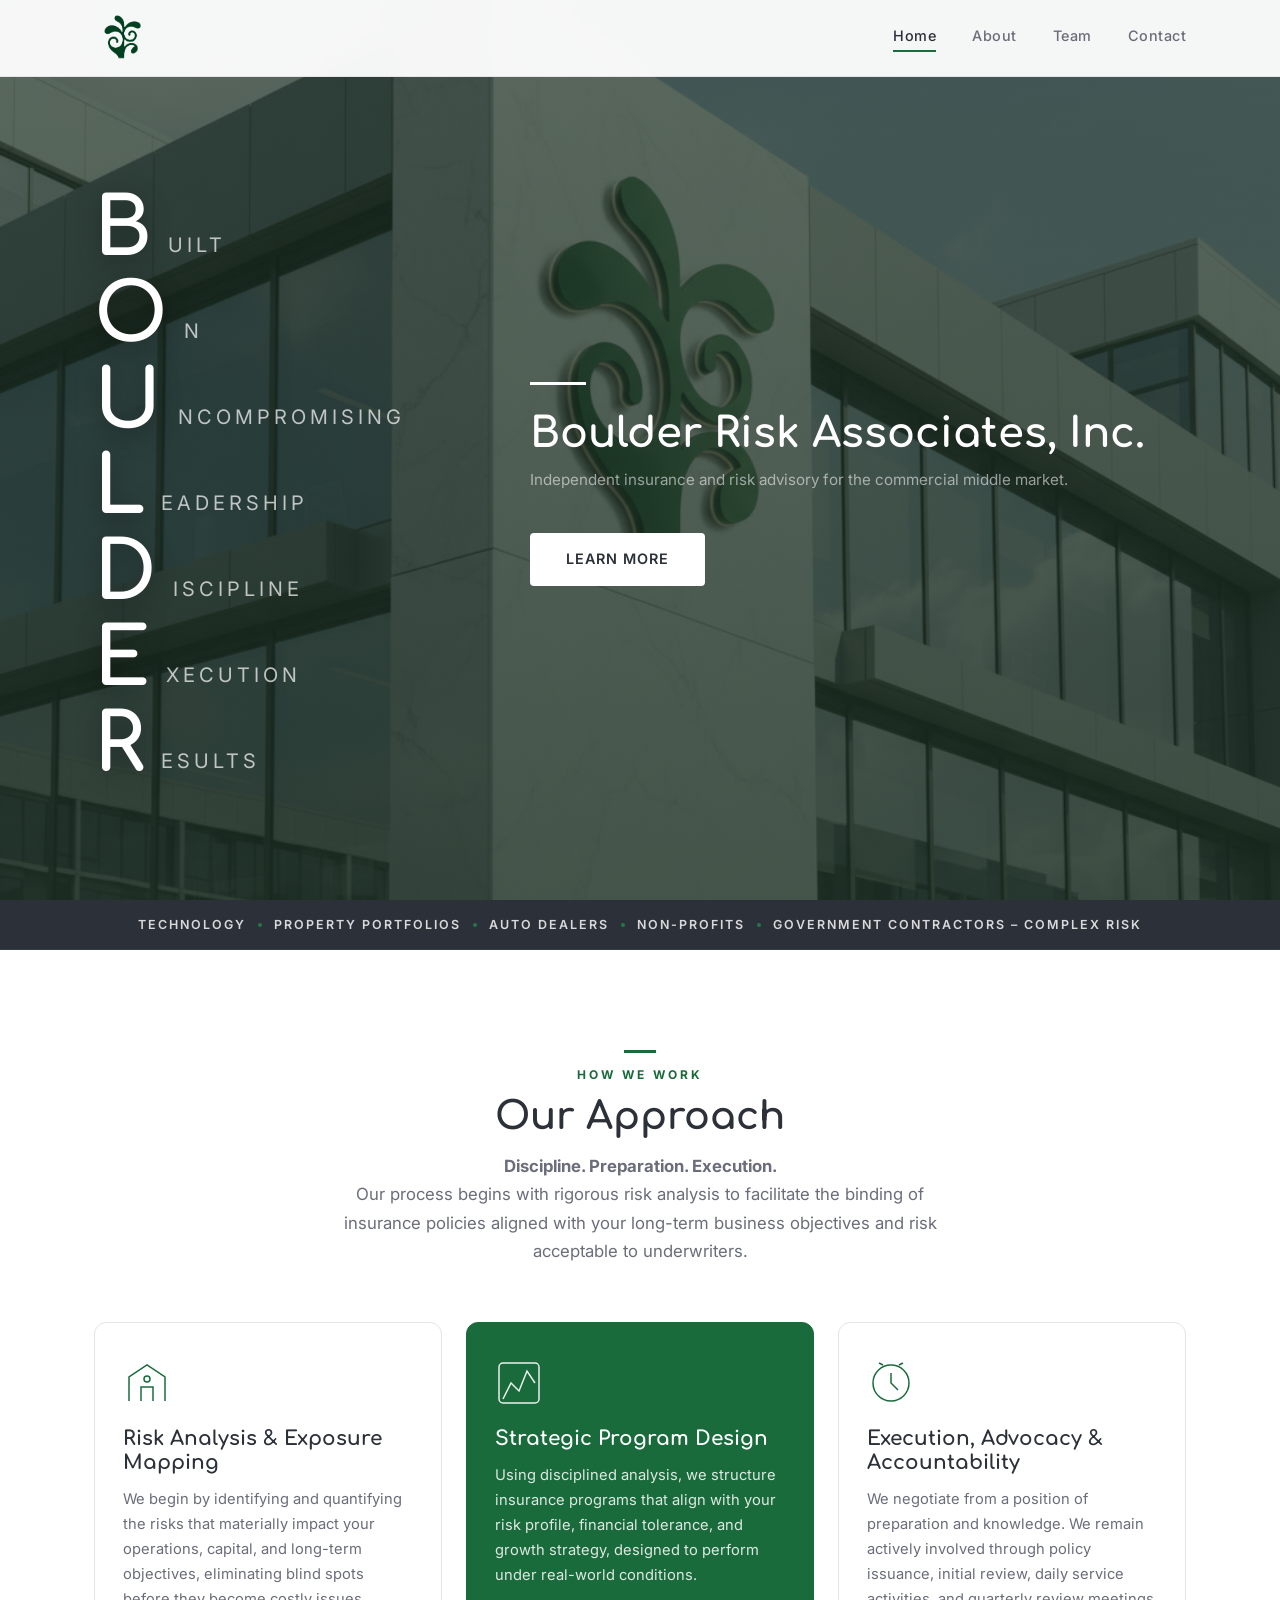
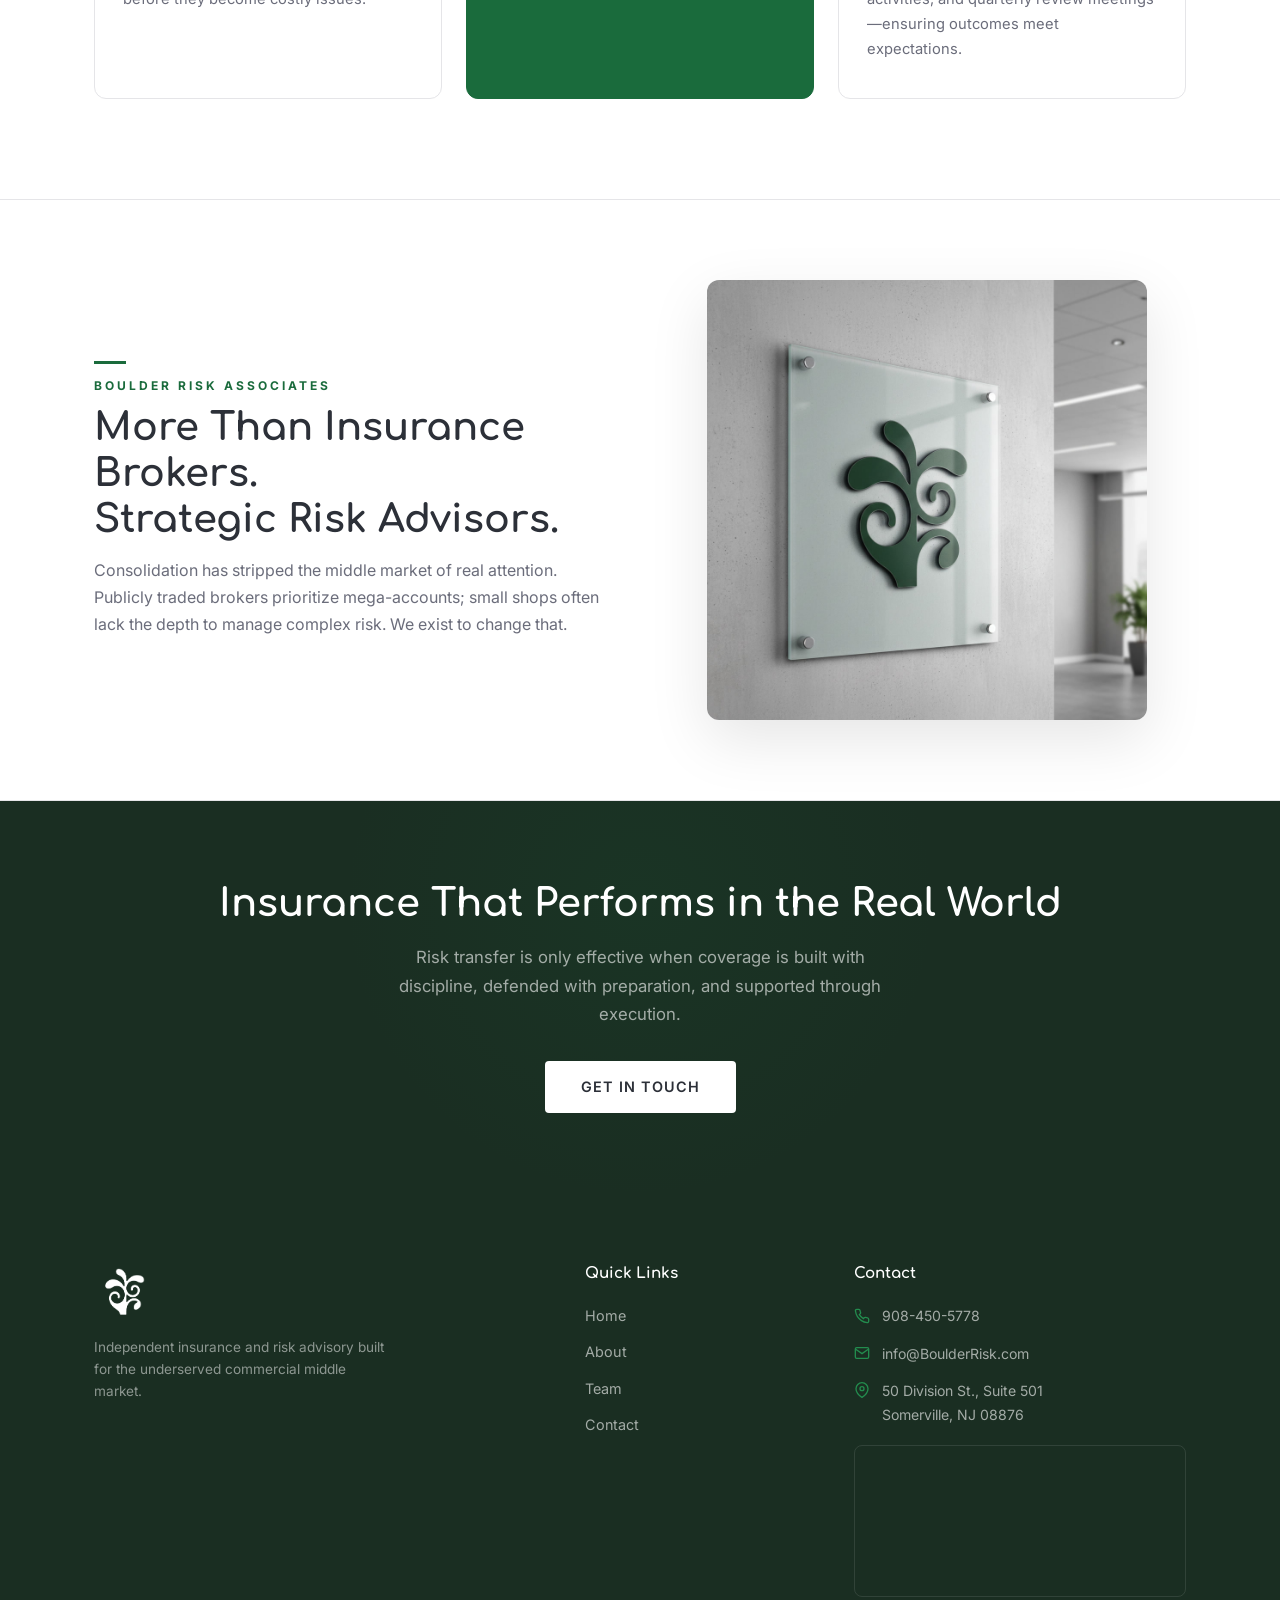
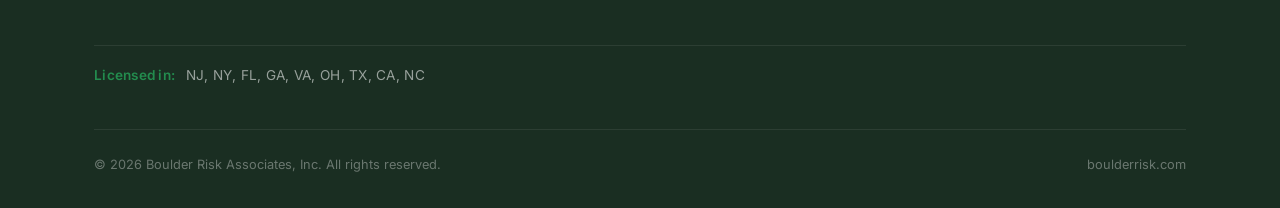
<file: index.html>
<!DOCTYPE html>
<html lang="en">
<head>
  <meta charset="UTF-8">
  <meta name="viewport" content="width=device-width, initial-scale=1.0">
  <title>Boulder Risk Associates, Inc. — Insurance &amp; Risk Advisory</title>
  <meta name="description" content="Boulder Risk Associates, Inc. — Independent insurance and risk advisory firm built for the commercial middle market. Disciplined execution, carrier accountability, and results.">
  <link rel="preconnect" href="https://fonts.googleapis.com">
  <link rel="preconnect" href="https://fonts.gstatic.com" crossorigin>
  <link href="https://fonts.googleapis.com/css2?family=Comfortaa:wght@400;500;600;700&family=Inter:wght@400;500;600;700;800;900&display=swap" rel="stylesheet">
  <link rel="icon" href="Logo.png" type="image/png">
  <link rel="stylesheet" href="styles.css">
  <script type="application/ld+json">
  {
    "@context": "https://schema.org",
    "@type": "InsuranceAgency",
    "name": "Boulder Risk Associates, Inc.",
    "url": "https://boulderrisk.com",
    "logo": "https://boulderrisk.com/Logo.png",
    "image": "https://boulderrisk.com/Logo.png",
    "telephone": "+1-908-450-5778",
    "email": "info@BoulderRisk.com",
    "address": {
      "@type": "PostalAddress",
      "streetAddress": "50 Division St., Suite 501",
      "addressLocality": "Somerville",
      "addressRegion": "NJ",
      "postalCode": "08876",
      "addressCountry": "US"
    },
    "areaServed": [
      { "@type": "State", "name": "New Jersey" },
      { "@type": "State", "name": "New York" },
      { "@type": "State", "name": "Florida" },
      { "@type": "State", "name": "Georgia" },
      { "@type": "State", "name": "Virginia" },
      { "@type": "State", "name": "Ohio" },
      { "@type": "State", "name": "Texas" },
      { "@type": "State", "name": "California" },
      { "@type": "State", "name": "North Carolina" }
    ],
    "openingHoursSpecification": [{
      "@type": "OpeningHoursSpecification",
      "dayOfWeek": ["Monday","Tuesday","Wednesday","Thursday","Friday"],
      "opens": "08:00",
      "closes": "18:00"
    }]
  }
  </script>
</head>
<body>

  <!-- HEADER -->
  <header class="header">
    <div class="container">
      <a href="index.html" class="logo">
        <img src="Logo.png" alt="Boulder Risk Associates logo">
      </a>
      <nav class="nav-links">
        <a href="index.html" class="active">Home</a>
        <a href="about.html">About</a>
        <a href="team.html">Team</a>
        <a href="contact.html">Contact</a>
      </nav>
      <button class="mobile-toggle" aria-label="Toggle navigation" aria-expanded="false">
        <span></span><span></span><span></span>
      </button>
    </div>
  </header>

  <!-- HERO -->
  <section class="hero">
    <div class="container hero-grid">
      <div class="hero-stack" aria-label="Built On Uncompromising Leadership, Discipline, Execution, and Results">
        <div class="hero-stack-row hero-reveal" style="--d:0.10s"><span class="hero-stack-letter">B</span><span class="hero-stack-word">uilt</span></div>
        <div class="hero-stack-row hero-reveal" style="--d:0.18s"><span class="hero-stack-letter">O</span><span class="hero-stack-word">n</span></div>
        <div class="hero-stack-row hero-reveal" style="--d:0.26s"><span class="hero-stack-letter">U</span><span class="hero-stack-word">ncompromising</span></div>
        <div class="hero-stack-row hero-reveal" style="--d:0.34s"><span class="hero-stack-letter">L</span><span class="hero-stack-word">eadership</span></div>
        <div class="hero-stack-row hero-reveal" style="--d:0.42s"><span class="hero-stack-letter">D</span><span class="hero-stack-word">iscipline</span></div>
        <div class="hero-stack-row hero-reveal" style="--d:0.50s"><span class="hero-stack-letter">E</span><span class="hero-stack-word">xecution</span></div>
        <div class="hero-stack-row hero-reveal" style="--d:0.58s"><span class="hero-stack-letter">R</span><span class="hero-stack-word">esults</span></div>
      </div>
      <div class="hero-content">
        <div class="hero-line"></div>
        <h1 class="hero-reveal">Boulder Risk Associates, Inc.</h1>
        <p class="hero-sub hero-reveal" style="--d:0.45s">Independent insurance and risk advisory for the commercial middle market.</p>
        <a href="about.html" class="btn btn-white hero-reveal" style="--d:0.6s">Learn More</a>
      </div>
    </div>
    <!-- Floating particles -->
    <div class="particles" aria-hidden="true"></div>
  </section>

  <!-- INDUSTRY RIBBON -->
  <section class="industry-ribbon" aria-label="Industries we serve">
    <div class="container">
      <ul class="industry-ribbon-list">
        <li>Technology</li>
        <li>Property Portfolios</li>
        <li>Auto Dealers</li>
        <li>Non-Profits</li>
        <li>Government Contractors &ndash; Complex Risk</li>
      </ul>
    </div>
  </section>

  <!-- OUR APPROACH -->
  <section class="section">
    <div class="container">
      <div class="section-header centered fade-up">
        <span class="section-label">How We Work</span>
        <h2>Our Approach</h2>
        <p><strong>Discipline. Preparation. Execution.</strong><br>Our process begins with rigorous risk analysis to facilitate the binding of insurance policies aligned with your long-term business objectives and risk acceptable to underwriters.</p>
      </div>

      <div class="cards-grid stagger">
        <div class="card fade-up" style="--i:0">
          <div class="card-accent"></div>
          <div class="card-icon">
            <svg viewBox="0 0 48 48"><path d="M6 42V18l18-12 18 12v24"/><path d="M18 42V28h12v14"/><circle cx="24" cy="20" r="3"/></svg>
          </div>
          <h3>Risk Analysis &amp; Exposure Mapping</h3>
          <p>We begin by identifying and quantifying the risks that materially impact your operations, capital, and long-term objectives, eliminating blind spots before they become costly issues.</p>
        </div>

        <div class="card featured fade-up" style="--i:1">
          <div class="card-accent"></div>
          <div class="card-icon">
            <svg viewBox="0 0 48 48"><path d="M8 40l8-16 8 8 8-20 8 12"/><rect x="4" y="4" width="40" height="40" rx="4"/></svg>
          </div>
          <h3>Strategic Program Design</h3>
          <p>Using disciplined analysis, we structure insurance programs that align with your risk profile, financial tolerance, and growth strategy, designed to perform under real-world conditions.</p>
        </div>

        <div class="card fade-up" style="--i:2">
          <div class="card-accent"></div>
          <div class="card-icon">
            <svg viewBox="0 0 48 48"><circle cx="24" cy="24" r="18"/><path d="M24 14v10l7 7"/><path d="M16 6l-4-2M32 6l4-2"/></svg>
          </div>
          <h3>Execution, Advocacy &amp; Accountability</h3>
          <p>We negotiate from a position of preparation and knowledge. We remain actively involved through policy issuance, initial review, daily service activities, and quarterly review meetings&mdash;ensuring outcomes meet expectations.</p>
        </div>
      </div>
    </div>
  </section>

  <!-- BRAND IMAGE STRIP -->
  <section class="brand-strip">
    <div class="container">
      <div class="brand-strip-inner fade-up">
        <div class="brand-strip-text">
          <span class="section-label">Boulder Risk Associates</span>
          <h2>More Than Insurance Brokers.<br>Strategic Risk Advisors.</h2>
          <p>Consolidation has stripped the middle market of real attention. Publicly traded brokers prioritize mega-accounts; small shops often lack the depth to manage complex risk. We exist to change that.</p>
        </div>
        <div class="brand-strip-image">
          <img src="Mockup1.jpg" alt="Boulder Risk Associates office signage" class="plaque-image">
        </div>
      </div>
    </div>
  </section>

  <!-- CTA BANNER -->
  <section class="cta-banner">
    <div class="container">
      <h2 class="fade-up">Insurance That Performs in the Real World</h2>
      <p class="fade-up">Risk transfer is only effective when coverage is built with discipline, defended with preparation, and supported through execution.</p>
      <a href="contact.html" class="btn btn-white fade-up">Get in Touch</a>
    </div>
  </section>

  <!-- FOOTER -->
  <footer class="footer">
    <div class="container">
      <div class="footer-grid">
        <div>
          <div class="footer-logo">
            <a href="index.html" class="logo">
              <img src="Logo.png" alt="Boulder Risk Associates logo">
            </a>
          </div>
          <p class="footer-tagline">Independent insurance and risk advisory built for the underserved commercial middle market.</p>
        </div>
        <div>
          <h4>Quick Links</h4>
          <div class="footer-links">
            <a href="index.html">Home</a>
            <a href="about.html">About</a>
            <a href="team.html">Team</a>
            <a href="contact.html">Contact</a>
          </div>
        </div>
        <div>
          <h4>Contact</h4>
          <div class="footer-contact-item">
            <svg viewBox="0 0 24 24"><path d="M22 16.92v3a2 2 0 01-2.18 2 19.79 19.79 0 01-8.63-3.07 19.5 19.5 0 01-6-6 19.79 19.79 0 01-3.07-8.67A2 2 0 014.11 2h3a2 2 0 012 1.72c.127.96.361 1.903.7 2.81a2 2 0 01-.45 2.11L8.09 9.91a16 16 0 006 6l1.27-1.27a2 2 0 012.11-.45c.907.339 1.85.573 2.81.7A2 2 0 0122 16.92z"/></svg>
            908-450-5778
          </div>
          <div class="footer-contact-item">
            <svg viewBox="0 0 24 24"><path d="M4 4h16c1.1 0 2 .9 2 2v12c0 1.1-.9 2-2 2H4c-1.1 0-2-.9-2-2V6c0-1.1.9-2 2-2z"/><polyline points="22,6 12,13 2,6"/></svg>
            info@BoulderRisk.com
          </div>
          <div class="footer-contact-item footer-contact-address">
            <svg viewBox="0 0 24 24"><path d="M21 10c0 7-9 13-9 13s-9-6-9-13a9 9 0 0118 0z"/><circle cx="12" cy="10" r="3"/></svg>
            <span>50 Division St., Suite 501<br>Somerville, NJ 08876</span>
          </div>
          <div class="footer-map">
            <iframe
              src="https://www.google.com/maps?q=50+Division+St+Suite+501+Somerville+NJ+08876&output=embed"
              loading="lazy"
              referrerpolicy="no-referrer-when-downgrade"
              title="Boulder Risk Associates office location"
              allowfullscreen></iframe>
          </div>
        </div>
      </div>
      <div class="footer-licensed">
        <strong>Licensed in:</strong> NJ, NY, FL, GA, VA, OH, TX, CA, NC
      </div>
      <div class="footer-bottom">
        <span>&copy; 2026 Boulder Risk Associates, Inc. All rights reserved.</span>
        <span>boulderrisk.com</span>
      </div>
    </div>
  </footer>

  <script src="script.js"></script>
</body>
</html>
</file>
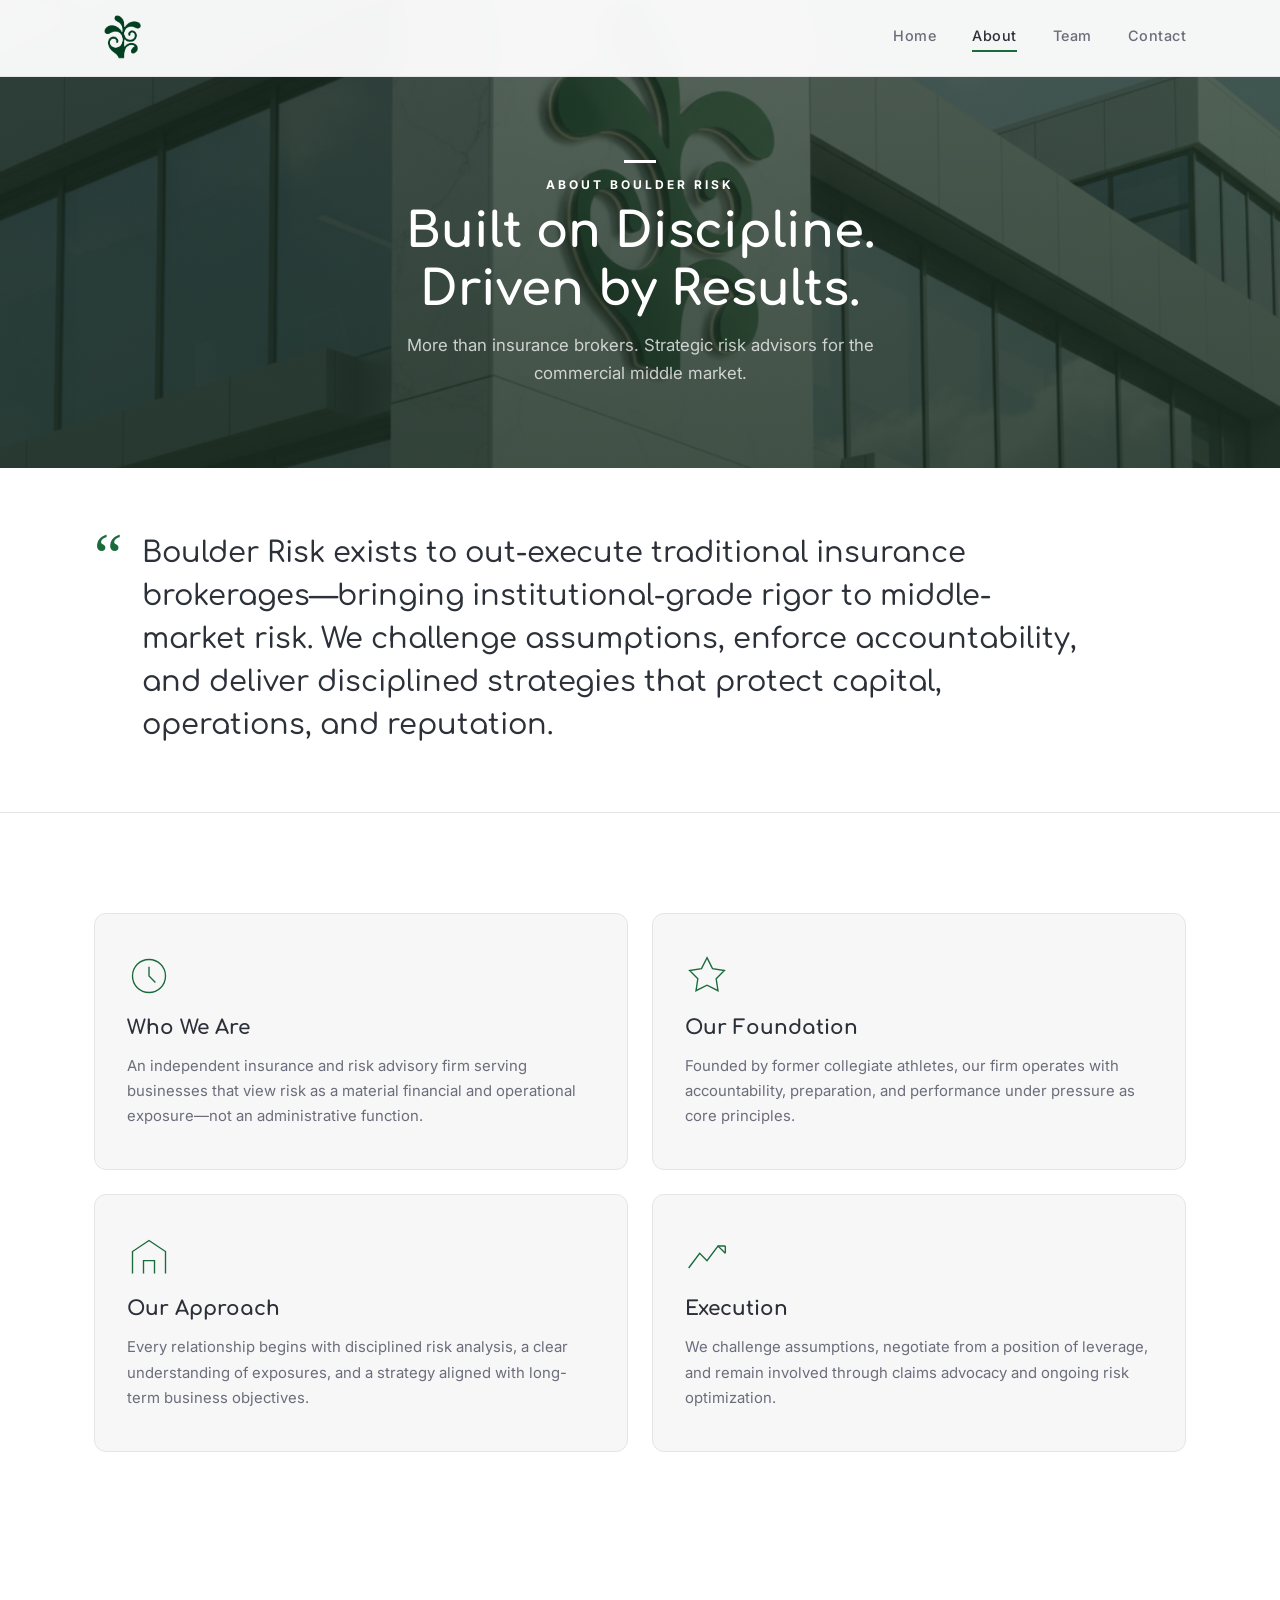
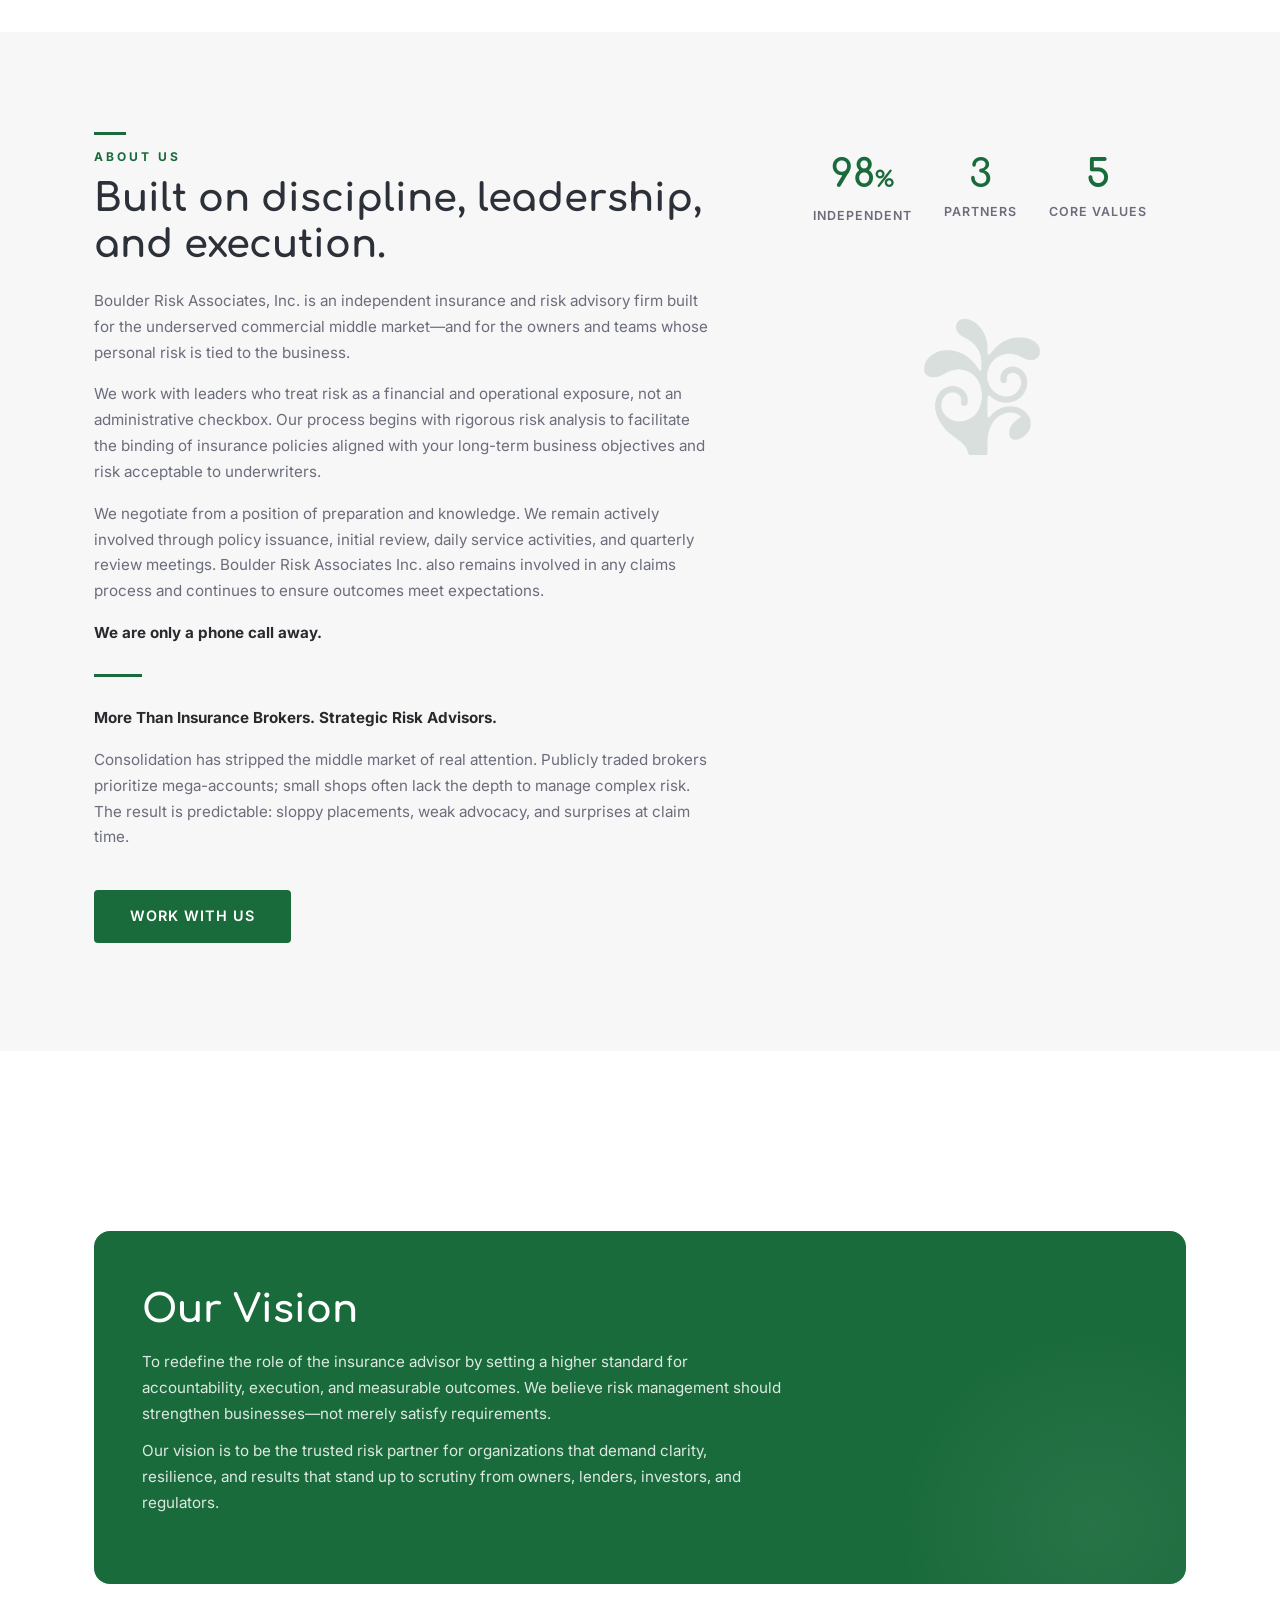
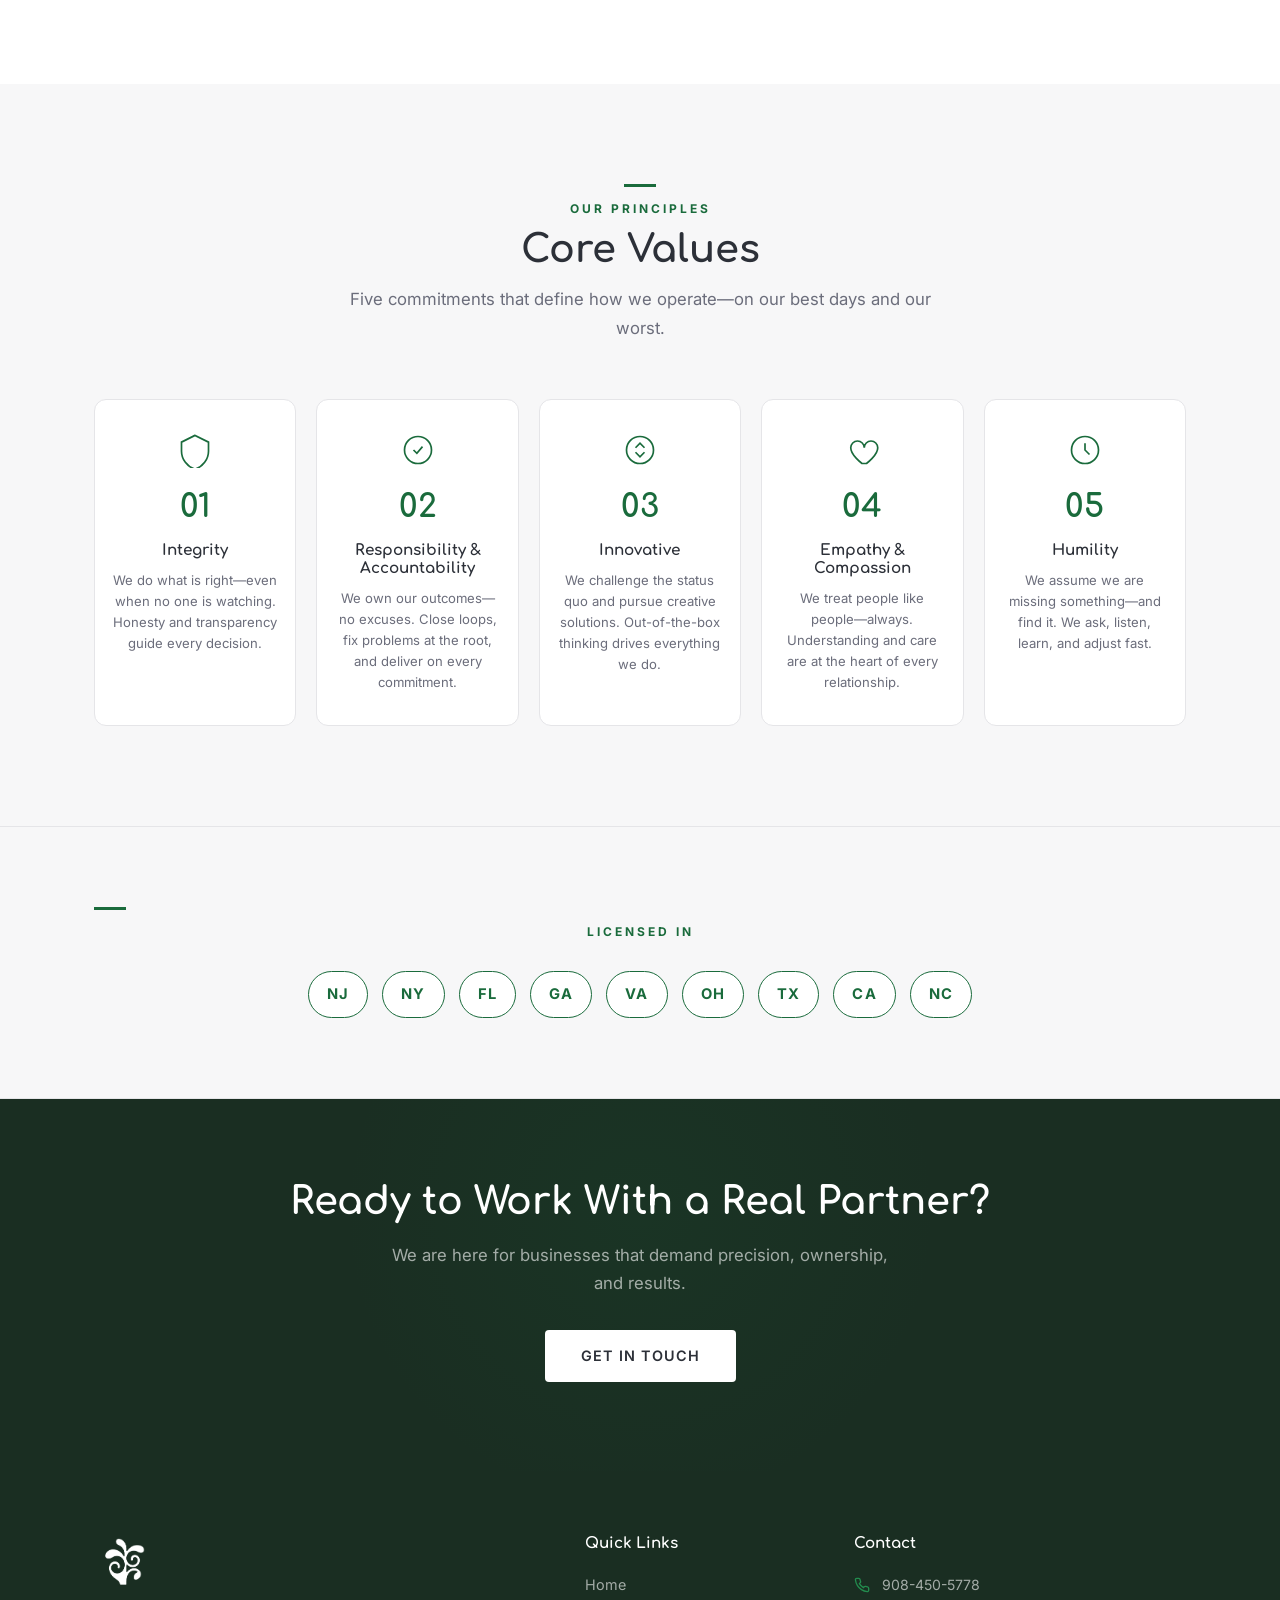
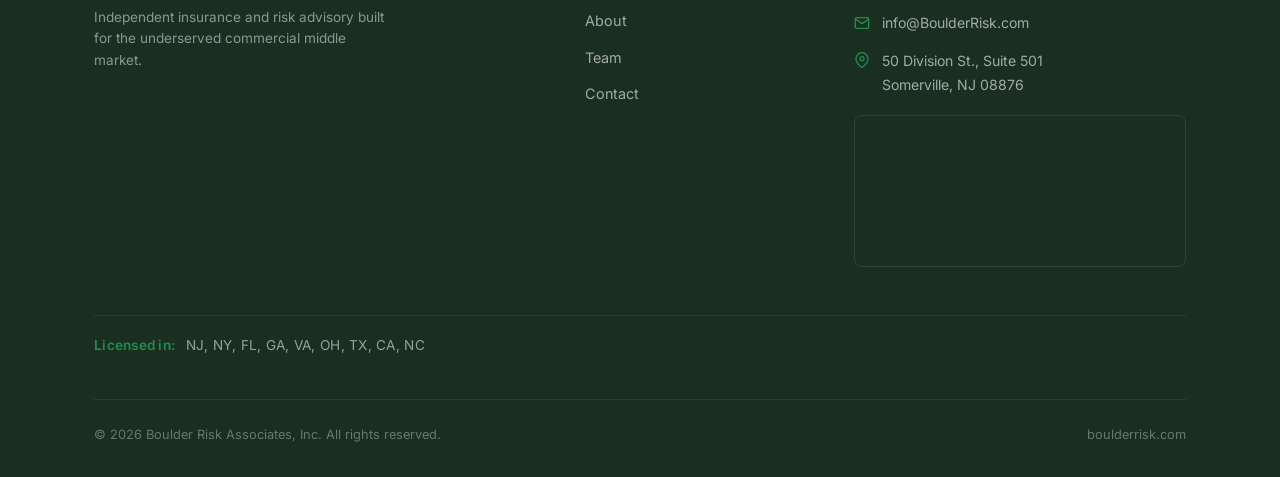
<file: about.html>
<!DOCTYPE html>
<html lang="en">
<head>
  <meta charset="UTF-8">
  <meta name="viewport" content="width=device-width, initial-scale=1.0">
  <title>About — Boulder Risk Associates, Inc.</title>
  <meta name="description" content="About Boulder Risk Associates, Inc. — an independent insurance and risk advisory firm built for the underserved commercial middle market.">
  <link rel="preconnect" href="https://fonts.googleapis.com">
  <link rel="preconnect" href="https://fonts.gstatic.com" crossorigin>
  <link href="https://fonts.googleapis.com/css2?family=Comfortaa:wght@400;500;600;700&family=Inter:wght@400;500;600;700;800;900&display=swap" rel="stylesheet">
  <link rel="icon" href="Logo.png" type="image/png">
  <link rel="stylesheet" href="styles.css">
</head>
<body>

  <!-- HEADER -->
  <header class="header">
    <div class="container">
      <a href="index.html" class="logo">
        <img src="Logo.png" alt="Boulder Risk Associates logo">
      </a>
      <nav class="nav-links">
        <a href="index.html">Home</a>
        <a href="about.html" class="active">About</a>
        <a href="team.html">Team</a>
        <a href="contact.html">Contact</a>
      </nav>
      <button class="mobile-toggle" aria-label="Toggle navigation" aria-expanded="false">
        <span></span><span></span><span></span>
      </button>
    </div>
  </header>

  <!-- PAGE HERO — branded with building mockup -->
  <section class="page-hero about-hero about-hero-photo">
    <div class="container" style="position:relative; z-index:2;">
      <span class="section-label fade-up" style="color:var(--white);">About Boulder Risk</span>
      <h1 class="fade-up">Built on Discipline.<br>Driven by Results.</h1>
      <p class="fade-up">More than insurance brokers. Strategic risk advisors for the commercial middle market.</p>
    </div>
  </section>

  <!-- BRAND STATEMENT — full-width quote block -->
  <section class="brand-statement">
    <div class="container">
      <blockquote class="brand-quote fade-up">
        <span class="brand-quote-mark" aria-hidden="true">&ldquo;</span>
        Boulder Risk exists to out-execute traditional insurance brokerages&mdash;bringing institutional-grade rigor to middle-market risk. We challenge assumptions, enforce accountability, and deliver disciplined strategies that protect capital, operations, and reputation.
      </blockquote>
    </div>
  </section>

  <!-- ABOUT GRID — with icons -->
  <section class="section">
    <div class="container">
      <div class="about-grid stagger">
        <div class="about-card fade-up" style="--i:0">
          <div class="about-card-icon" aria-hidden="true">
            <svg viewBox="0 0 48 48"><circle cx="24" cy="24" r="18"/><path d="M24 14v10l7 7"/></svg>
          </div>
          <h3>Who We Are</h3>
          <p>An independent insurance and risk advisory firm serving businesses that view risk as a material financial and operational exposure&mdash;not an administrative function.</p>
        </div>
        <div class="about-card fade-up" style="--i:1">
          <div class="about-card-icon" aria-hidden="true">
            <svg viewBox="0 0 48 48"><path d="M24 4l6 12 13 2-9 9 2 13-12-6-12 6 2-13-9-9 13-2z"/></svg>
          </div>
          <h3>Our Foundation</h3>
          <p>Founded by former collegiate athletes, our firm operates with accountability, preparation, and performance under pressure as core principles.</p>
        </div>
        <div class="about-card fade-up" style="--i:2">
          <div class="about-card-icon" aria-hidden="true">
            <svg viewBox="0 0 48 48"><path d="M6 42V18l18-12 18 12v24"/><path d="M18 42V28h12v14"/></svg>
          </div>
          <h3>Our Approach</h3>
          <p>Every relationship begins with disciplined risk analysis, a clear understanding of exposures, and a strategy aligned with long-term business objectives.</p>
        </div>
        <div class="about-card fade-up" style="--i:3">
          <div class="about-card-icon" aria-hidden="true">
            <svg viewBox="0 0 48 48"><polyline points="4 36 16 20 24 28 36 12 44 20"/><line x1="36" y1="12" x2="44" y2="12"/><line x1="44" y1="12" x2="44" y2="20"/></svg>
          </div>
          <h3>Execution</h3>
          <p>We challenge assumptions, negotiate from a position of leverage, and remain involved through claims advocacy and ongoing risk optimization.</p>
        </div>
      </div>
    </div>
  </section>

  <!-- LONG-FORM STORY — split layout with brand mark -->
  <section class="section section-grey">
    <div class="container">
      <div class="about-story">
        <div class="about-story-content fade-up">
          <span class="section-label">About Us</span>
          <h2>Built on discipline, leadership, and execution.</h2>
          <p>Boulder Risk Associates, Inc. is an independent insurance and risk advisory firm built for the underserved commercial middle market&mdash;and for the owners and teams whose personal risk is tied to the business.</p>
          <p>We work with leaders who treat risk as a financial and operational exposure, not an administrative checkbox. Our process begins with rigorous risk analysis to facilitate the binding of insurance policies aligned with your long-term business objectives and risk acceptable to underwriters.</p>
          <p>We negotiate from a position of preparation and knowledge. We remain actively involved through policy issuance, initial review, daily service activities, and quarterly review meetings. Boulder Risk Associates Inc. also remains involved in any claims process and continues to ensure outcomes meet expectations.</p>
          <p><strong>We are only a phone call away.</strong></p>
          <div class="about-story-divider"></div>
          <p><strong>More Than Insurance Brokers. Strategic Risk Advisors.</strong></p>
          <p>Consolidation has stripped the middle market of real attention. Publicly traded brokers prioritize mega-accounts; small shops often lack the depth to manage complex risk. The result is predictable: sloppy placements, weak advocacy, and surprises at claim time.</p>
          <a href="contact.html" class="btn btn-primary" style="margin-top:24px;">Work With Us</a>
        </div>
        <div class="about-story-brand fade-up" aria-hidden="true">
          <div class="about-stats">
            <div class="about-stat">
              <span class="about-stat-num" data-target="100">0</span><span class="about-stat-suffix">%</span>
              <span class="about-stat-label">Independent</span>
            </div>
            <div class="about-stat">
              <span class="about-stat-num" data-target="3">0</span>
              <span class="about-stat-label">Partners</span>
            </div>
            <div class="about-stat">
              <span class="about-stat-num" data-target="5">0</span>
              <span class="about-stat-label">Core Values</span>
            </div>
          </div>
          <img src="Logo.png" alt="Boulder Risk Associates" class="about-floating-mark" style="margin-top:32px;">
        </div>
      </div>
    </div>
  </section>

  <!-- VISION BLOCK -->
  <section class="section">
    <div class="container">
      <div class="vision-block fade-up">
        <div class="vision-inner">
          <h2>Our Vision</h2>
          <p>To redefine the role of the insurance advisor by setting a higher standard for accountability, execution, and measurable outcomes. We believe risk management should strengthen businesses&mdash;not merely satisfy requirements.</p>
          <p>Our vision is to be the trusted risk partner for organizations that demand clarity, resilience, and results that stand up to scrutiny from owners, lenders, investors, and regulators.</p>
        </div>
      </div>
    </div>
  </section>

  <!-- CORE VALUES -->
  <section class="section section-grey">
    <div class="container">
      <div class="section-header centered fade-up">
        <span class="section-label">Our Principles</span>
        <h2>Core Values</h2>
        <p>Five commitments that define how we operate&mdash;on our best days and our worst.</p>
      </div>

      <div class="values-grid stagger">
        <div class="value-card fade-up" style="--i:0">
          <div class="value-icon" aria-hidden="true">
            <svg viewBox="0 0 32 32"><path d="M16 3L4 9v8c0 7.2 5.1 13.9 12 16 6.9-2.1 12-8.8 12-16V9L16 3z"/></svg>
          </div>
          <div class="value-num">01</div>
          <h4>Integrity</h4>
          <p>We do what is right&mdash;even when no one is watching. Honesty and transparency guide every decision.</p>
        </div>
        <div class="value-card fade-up" style="--i:1">
          <div class="value-icon" aria-hidden="true">
            <svg viewBox="0 0 32 32"><path d="M16 4c-6.6 0-12 5.4-12 12s5.4 12 12 12 12-5.4 12-12S22.6 4 16 4z"/><path d="M12 16l3 3 5-6"/></svg>
          </div>
          <div class="value-num">02</div>
          <h4>Responsibility &amp; Accountability</h4>
          <p>We own our outcomes&mdash;no excuses. Close loops, fix problems at the root, and deliver on every commitment.</p>
        </div>
        <div class="value-card fade-up" style="--i:2">
          <div class="value-icon" aria-hidden="true">
            <svg viewBox="0 0 32 32"><circle cx="16" cy="16" r="12"/><path d="M12 14l4-4 4 4M12 18l4 4 4-4"/></svg>
          </div>
          <div class="value-num">03</div>
          <h4>Innovative</h4>
          <p>We challenge the status quo and pursue creative solutions. Out-of-the-box thinking drives everything we do.</p>
        </div>
        <div class="value-card fade-up" style="--i:3">
          <div class="value-icon" aria-hidden="true">
            <svg viewBox="0 0 32 32"><path d="M16 28s-10-7.35-10-14a6 6 0 0112 0 6 6 0 0112 0c0 6.65-10 14-10 14z"/></svg>
          </div>
          <div class="value-num">04</div>
          <h4>Empathy &amp; Compassion</h4>
          <p>We treat people like people&mdash;always. Understanding and care are at the heart of every relationship.</p>
        </div>
        <div class="value-card fade-up" style="--i:4">
          <div class="value-icon" aria-hidden="true">
            <svg viewBox="0 0 32 32"><circle cx="16" cy="16" r="12"/><path d="M16 10v6l4 4"/></svg>
          </div>
          <div class="value-num">05</div>
          <h4>Humility</h4>
          <p>We assume we are missing something&mdash;and find it. We ask, listen, learn, and adjust fast.</p>
        </div>
      </div>
    </div>
  </section>

  <!-- LICENSED IN -->
  <section class="licensed-section">
    <div class="container">
      <span class="section-label fade-up" style="text-align:center;display:block;">Licensed In</span>
      <ul class="licensed-states fade-up">
        <li>NJ</li>
        <li>NY</li>
        <li>FL</li>
        <li>GA</li>
        <li>VA</li>
        <li>OH</li>
        <li>TX</li>
        <li>CA</li>
        <li>NC</li>
      </ul>
    </div>
  </section>

  <!-- CTA -->
  <section class="cta-banner">
    <div class="container">
      <h2 class="fade-up">Ready to Work With a Real Partner?</h2>
      <p class="fade-up">We are here for businesses that demand precision, ownership, and results.</p>
      <a href="contact.html" class="btn btn-white fade-up">Get in Touch</a>
    </div>
  </section>

  <!-- FOOTER -->
  <footer class="footer">
    <div class="container">
      <div class="footer-grid">
        <div>
          <div class="footer-logo">
            <a href="index.html" class="logo">
              <img src="Logo.png" alt="Boulder Risk Associates logo">
            </a>
          </div>
          <p class="footer-tagline">Independent insurance and risk advisory built for the underserved commercial middle market.</p>
        </div>
        <div>
          <h4>Quick Links</h4>
          <div class="footer-links">
            <a href="index.html">Home</a>
            <a href="about.html">About</a>
            <a href="team.html">Team</a>
            <a href="contact.html">Contact</a>
          </div>
        </div>
        <div>
          <h4>Contact</h4>
          <div class="footer-contact-item">
            <svg viewBox="0 0 24 24"><path d="M22 16.92v3a2 2 0 01-2.18 2 19.79 19.79 0 01-8.63-3.07 19.5 19.5 0 01-6-6 19.79 19.79 0 01-3.07-8.67A2 2 0 014.11 2h3a2 2 0 012 1.72c.127.96.361 1.903.7 2.81a2 2 0 01-.45 2.11L8.09 9.91a16 16 0 006 6l1.27-1.27a2 2 0 012.11-.45c.907.339 1.85.573 2.81.7A2 2 0 0122 16.92z"/></svg>
            908-450-5778
          </div>
          <div class="footer-contact-item">
            <svg viewBox="0 0 24 24"><path d="M4 4h16c1.1 0 2 .9 2 2v12c0 1.1-.9 2-2 2H4c-1.1 0-2-.9-2-2V6c0-1.1.9-2 2-2z"/><polyline points="22,6 12,13 2,6"/></svg>
            info@BoulderRisk.com
          </div>
          <div class="footer-contact-item footer-contact-address">
            <svg viewBox="0 0 24 24"><path d="M21 10c0 7-9 13-9 13s-9-6-9-13a9 9 0 0118 0z"/><circle cx="12" cy="10" r="3"/></svg>
            <span>50 Division St., Suite 501<br>Somerville, NJ 08876</span>
          </div>
          <div class="footer-map">
            <iframe
              src="https://www.google.com/maps?q=50+Division+St+Suite+501+Somerville+NJ+08876&output=embed"
              loading="lazy"
              referrerpolicy="no-referrer-when-downgrade"
              title="Boulder Risk Associates office location"
              allowfullscreen></iframe>
          </div>
        </div>
      </div>
      <div class="footer-licensed">
        <strong>Licensed in:</strong> NJ, NY, FL, GA, VA, OH, TX, CA, NC
      </div>
      <div class="footer-bottom">
        <span>&copy; 2026 Boulder Risk Associates, Inc. All rights reserved.</span>
        <span>boulderrisk.com</span>
      </div>
    </div>
  </footer>

  <script src="script.js"></script>
</body>
</html>
</file>
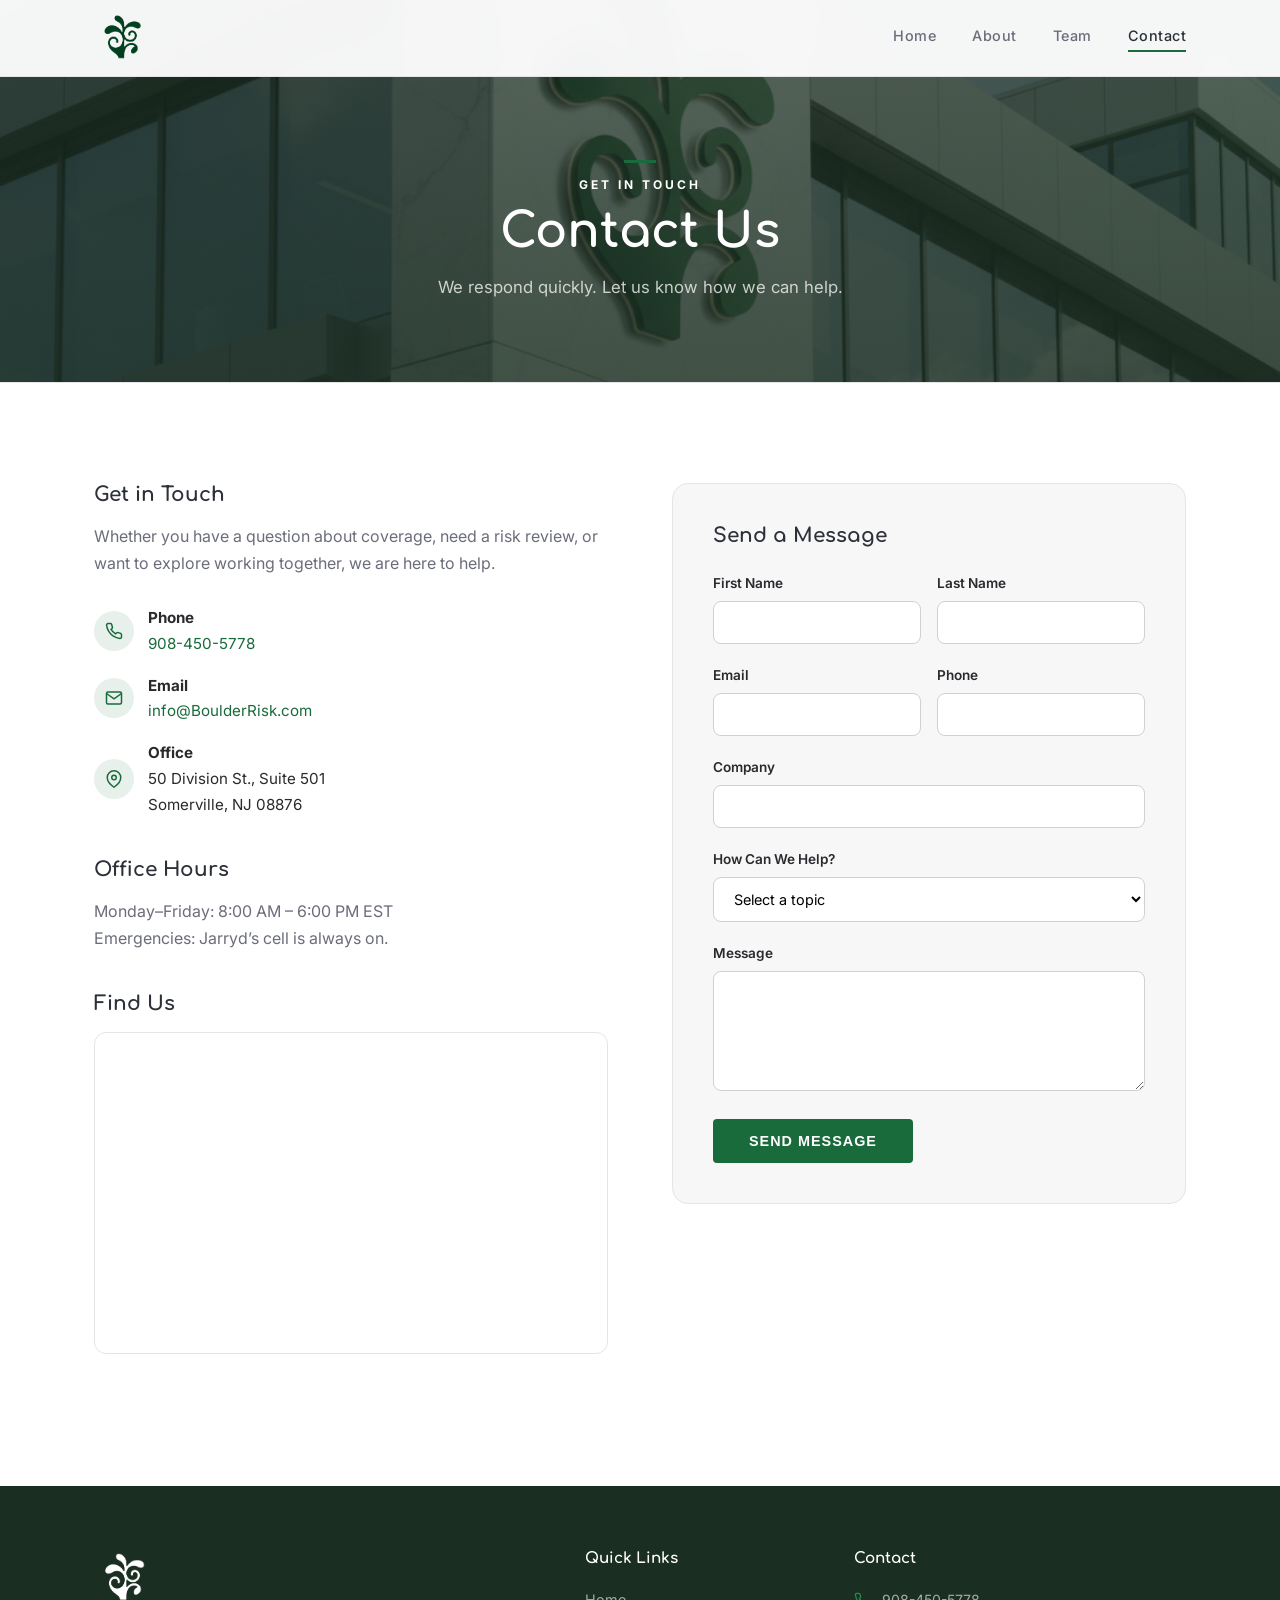
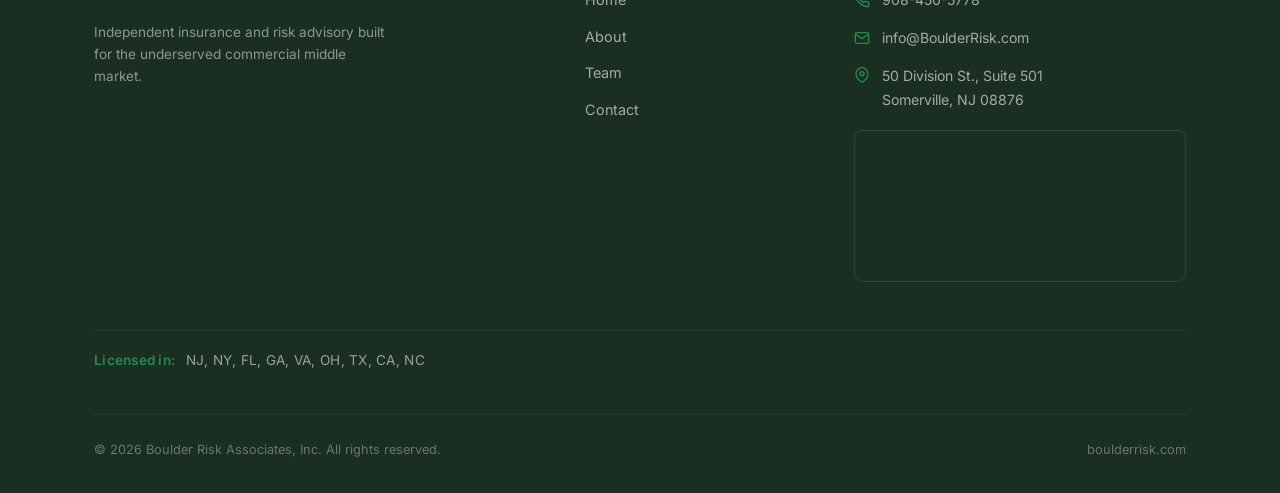
<file: contact.html>
<!DOCTYPE html>
<html lang="en">
<head>
  <meta charset="UTF-8">
  <meta name="viewport" content="width=device-width, initial-scale=1.0">
  <title>Contact — Boulder Risk Associates, Inc.</title>
  <meta name="description" content="Contact Boulder Risk Associates, Inc. — get in touch for insurance and risk advisory services.">
  <link rel="preconnect" href="https://fonts.googleapis.com">
  <link rel="preconnect" href="https://fonts.gstatic.com" crossorigin>
  <link href="https://fonts.googleapis.com/css2?family=Comfortaa:wght@400;500;600;700&family=Inter:wght@400;500;600;700;800;900&display=swap" rel="stylesheet">
  <link rel="icon" href="Logo.png" type="image/png">
  <link rel="stylesheet" href="styles.css">
</head>
<body>

  <!-- HEADER -->
  <header class="header">
    <div class="container">
      <a href="index.html" class="logo">
        <img src="Logo.png" alt="Boulder Risk Associates logo">

      </a>
      <nav class="nav-links">
        <a href="index.html">Home</a>
        <a href="about.html">About</a>
        <a href="team.html">Team</a>
        <a href="contact.html" class="active">Contact</a>
      </nav>
      <button class="mobile-toggle" aria-label="Toggle navigation" aria-expanded="false">
        <span></span><span></span><span></span>
      </button>
    </div>
  </header>

  <!-- PAGE HERO -->
  <section class="page-hero about-hero contact-hero-photo">
    <div class="container" style="position:relative; z-index:2;">
      <span class="section-label fade-up" style="color:var(--white);">Get in Touch</span>
      <h1 class="fade-up">Contact Us</h1>
      <p class="fade-up">We respond quickly. Let us know how we can help.</p>
    </div>
  </section>

  <!-- CONTACT -->
  <section class="section">
    <div class="container">
      <div class="contact-grid">

        <!-- Left: Info -->
        <div class="fade-up">
          <div class="contact-info-block">
            <h3>Get in Touch</h3>
            <p style="color:var(--grey-text); margin-bottom: 28px;">Whether you have a question about coverage, need a risk review, or want to explore working together, we are here to help.</p>

            <div class="contact-detail">
              <span class="contact-detail-icon">
                <svg viewBox="0 0 24 24"><path d="M22 16.92v3a2 2 0 01-2.18 2 19.79 19.79 0 01-8.63-3.07 19.5 19.5 0 01-6-6 19.79 19.79 0 01-3.07-8.67A2 2 0 014.11 2h3a2 2 0 012 1.72c.127.96.361 1.903.7 2.81a2 2 0 01-.45 2.11L8.09 9.91a16 16 0 006 6l1.27-1.27a2 2 0 012.11-.45c.907.339 1.85.573 2.81.7A2 2 0 0122 16.92z"/></svg>
              </span>
              <div>
                <strong>Phone</strong><br>
                <a href="tel:9084505778" style="color:var(--green);">908-450-5778</a>
              </div>
            </div>

            <div class="contact-detail">
              <span class="contact-detail-icon">
                <svg viewBox="0 0 24 24"><path d="M4 4h16c1.1 0 2 .9 2 2v12c0 1.1-.9 2-2 2H4c-1.1 0-2-.9-2-2V6c0-1.1.9-2 2-2z"/><polyline points="22,6 12,13 2,6"/></svg>
              </span>
              <div>
                <strong>Email</strong><br>
                <a href="mailto:info@BoulderRisk.com" style="color:var(--green);">info@BoulderRisk.com</a>
              </div>
            </div>

            <div class="contact-detail">
              <span class="contact-detail-icon">
                <svg viewBox="0 0 24 24"><path d="M21 10c0 7-9 13-9 13s-9-6-9-13a9 9 0 0118 0z"/><circle cx="12" cy="10" r="3"/></svg>
              </span>
              <div>
                <strong>Office</strong><br>
                50 Division St., Suite 501<br>
                Somerville, NJ 08876
              </div>
            </div>
          </div>

          <div class="contact-info-block" style="margin-top:40px;">
            <h3>Office Hours</h3>
            <p style="color:var(--grey-text);">Monday&ndash;Friday: 8:00 AM &ndash; 6:00 PM EST<br>Emergencies: Jarryd&rsquo;s cell is always on.</p>
          </div>

          <div class="contact-info-block" style="margin-top:40px;">
            <h3>Find Us</h3>
            <div class="contact-map">
              <iframe
                src="https://www.google.com/maps?q=50+Division+St+Suite+501+Somerville+NJ+08876&output=embed"
                loading="lazy"
                referrerpolicy="no-referrer-when-downgrade"
                title="Boulder Risk Associates office location"
                allowfullscreen></iframe>
            </div>
          </div>
        </div>

        <!-- Right: Form -->
        <div class="contact-form fade-up">
          <h3>Send a Message</h3>
          <form>
            <div class="form-row">
              <div class="form-group">
                <label for="first-name">First Name</label>
                <input type="text" id="first-name" name="first-name" required>
              </div>
              <div class="form-group">
                <label for="last-name">Last Name</label>
                <input type="text" id="last-name" name="last-name" required>
              </div>
            </div>
            <div class="form-row">
              <div class="form-group">
                <label for="email">Email</label>
                <input type="email" id="email" name="email" required>
              </div>
              <div class="form-group">
                <label for="phone">Phone</label>
                <input type="tel" id="phone" name="phone">
              </div>
            </div>
            <div class="form-group">
              <label for="company">Company</label>
              <input type="text" id="company" name="company">
            </div>
            <div class="form-group">
              <label for="subject">How Can We Help?</label>
              <select id="subject" name="subject">
                <option value="">Select a topic</option>
                <option value="risk-review">Risk Review</option>
                <option value="coverage-question">Coverage Question</option>
                <option value="claims">Claims Advocacy</option>
                <option value="new-business">New Business Inquiry</option>
                <option value="other">Other</option>
              </select>
            </div>
            <div class="form-group">
              <label for="message">Message</label>
              <textarea id="message" name="message" rows="5" required></textarea>
            </div>
            <button type="submit" class="btn btn-green">Send Message</button>
          </form>
        </div>

      </div>
    </div>
  </section>

  <!-- FOOTER -->
  <footer class="footer">
    <div class="container">
      <div class="footer-grid">
        <div>
          <div class="footer-logo">
            <a href="index.html" class="logo">
              <img src="Logo.png" alt="Boulder Risk Associates logo">
      
            </a>
          </div>
          <p class="footer-tagline">Independent insurance and risk advisory built for the underserved commercial middle market.</p>
        </div>
        <div>
          <h4>Quick Links</h4>
          <div class="footer-links">
            <a href="index.html">Home</a>
            <a href="about.html">About</a>
            <a href="team.html">Team</a>
            <a href="contact.html">Contact</a>
          </div>
        </div>
        <div>
          <h4>Contact</h4>
          <div class="footer-contact-item">
            <svg viewBox="0 0 24 24"><path d="M22 16.92v3a2 2 0 01-2.18 2 19.79 19.79 0 01-8.63-3.07 19.5 19.5 0 01-6-6 19.79 19.79 0 01-3.07-8.67A2 2 0 014.11 2h3a2 2 0 012 1.72c.127.96.361 1.903.7 2.81a2 2 0 01-.45 2.11L8.09 9.91a16 16 0 006 6l1.27-1.27a2 2 0 012.11-.45c.907.339 1.85.573 2.81.7A2 2 0 0122 16.92z"/></svg>
            908-450-5778
          </div>
          <div class="footer-contact-item">
            <svg viewBox="0 0 24 24"><path d="M4 4h16c1.1 0 2 .9 2 2v12c0 1.1-.9 2-2 2H4c-1.1 0-2-.9-2-2V6c0-1.1.9-2 2-2z"/><polyline points="22,6 12,13 2,6"/></svg>
            info@BoulderRisk.com
          </div>
          <div class="footer-contact-item footer-contact-address">
            <svg viewBox="0 0 24 24"><path d="M21 10c0 7-9 13-9 13s-9-6-9-13a9 9 0 0118 0z"/><circle cx="12" cy="10" r="3"/></svg>
            <span>50 Division St., Suite 501<br>Somerville, NJ 08876</span>
          </div>
          <div class="footer-map">
            <iframe
              src="https://www.google.com/maps?q=50+Division+St+Suite+501+Somerville+NJ+08876&output=embed"
              loading="lazy"
              referrerpolicy="no-referrer-when-downgrade"
              title="Boulder Risk Associates office location"
              allowfullscreen></iframe>
          </div>
        </div>
      </div>
      <div class="footer-licensed">
        <strong>Licensed in:</strong> NJ, NY, FL, GA, VA, OH, TX, CA, NC
      </div>
      <div class="footer-bottom">
        <span>&copy; 2026 Boulder Risk Associates, Inc. All rights reserved.</span>
        <span>boulderrisk.com</span>
      </div>
    </div>
  </footer>

  <script src="script.js"></script>
</body>
</html>
</file>
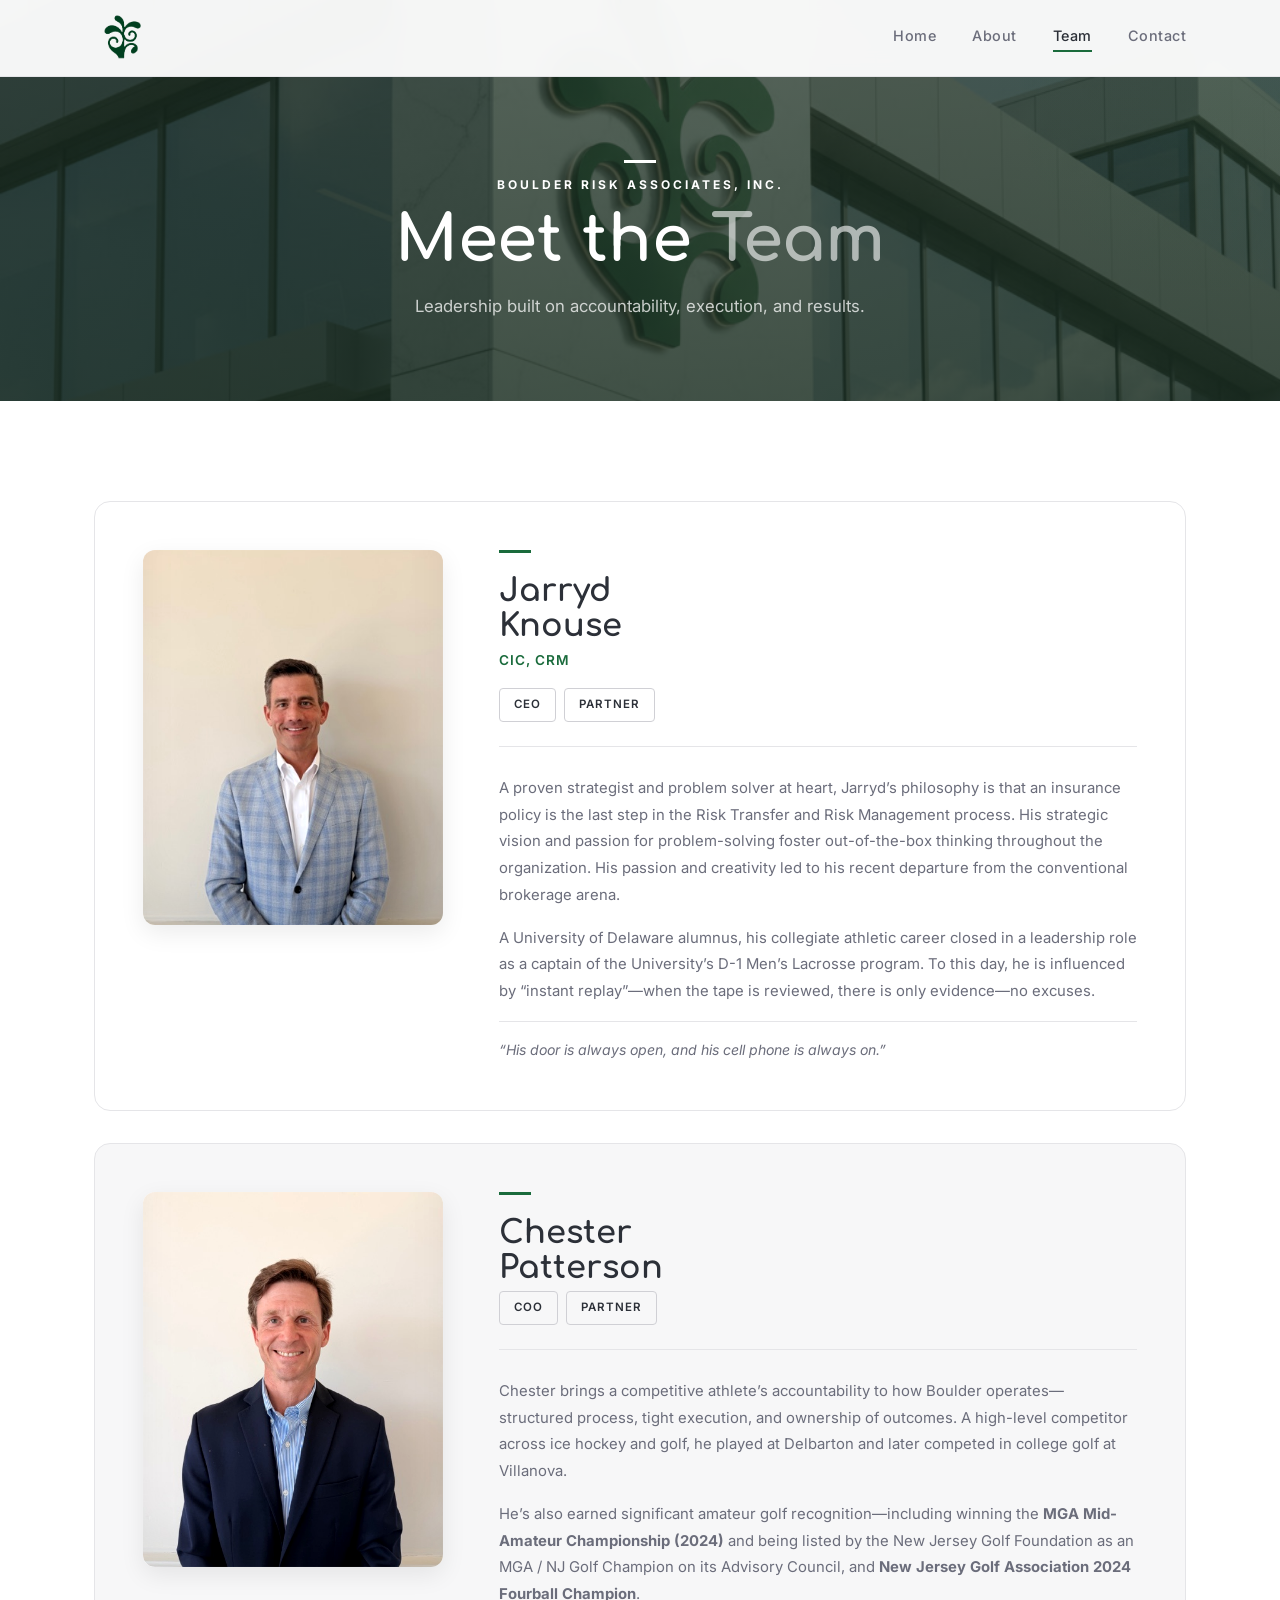
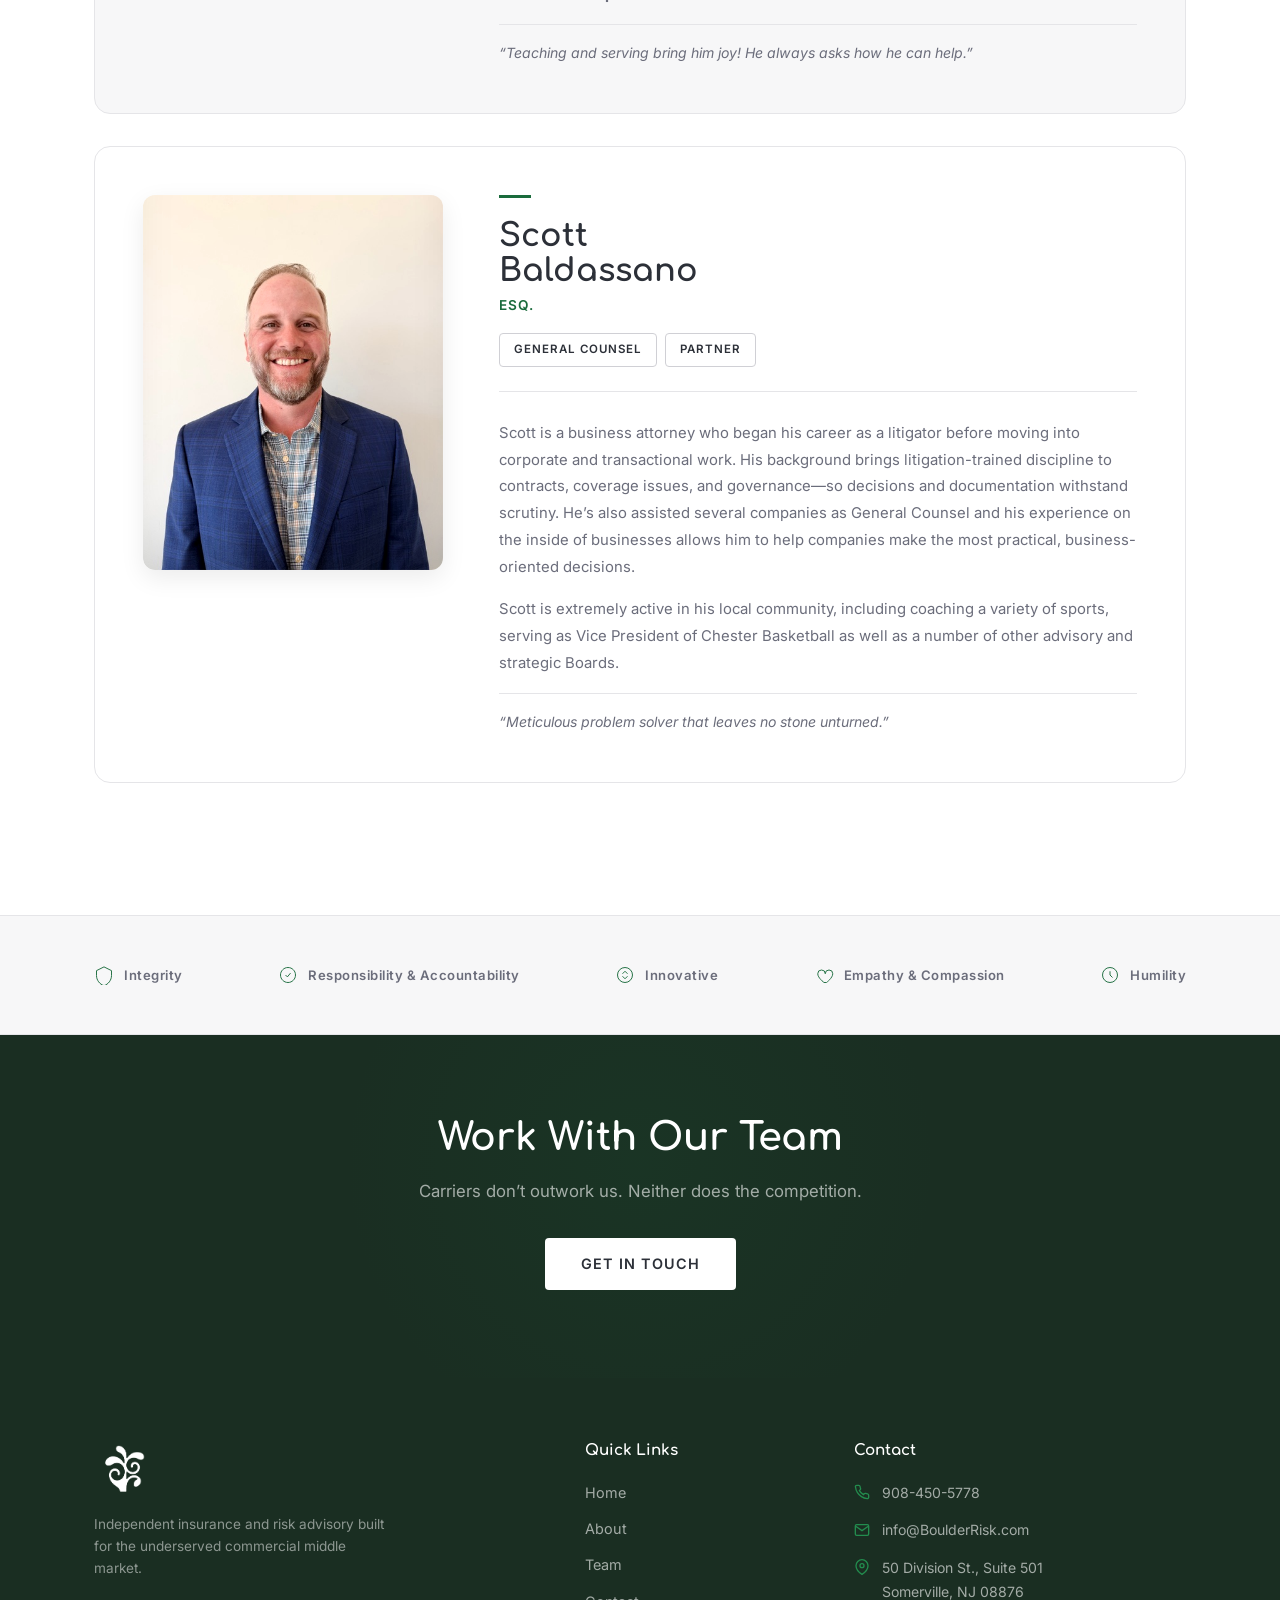
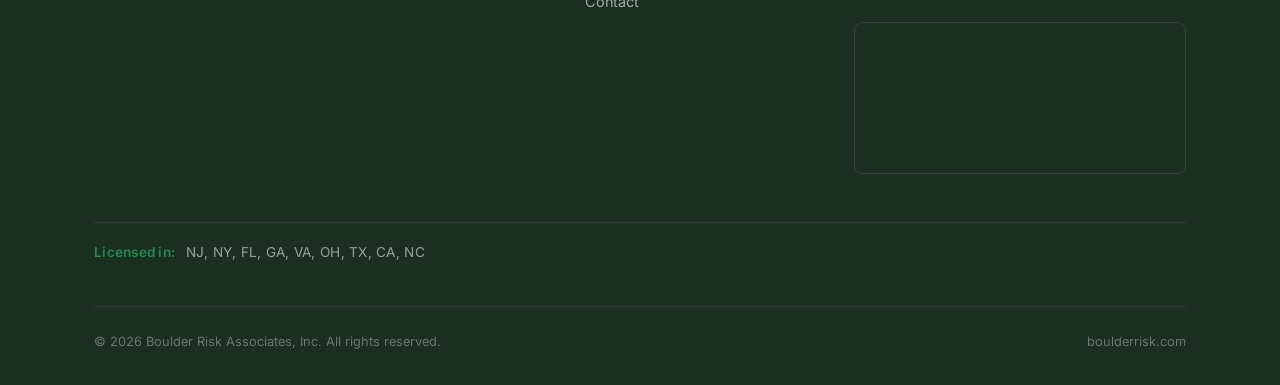
<file: team.html>
<!DOCTYPE html>
<html lang="en">
<head>
  <meta charset="UTF-8">
  <meta name="viewport" content="width=device-width, initial-scale=1.0">
  <title>Team — Boulder Risk Associates, Inc.</title>
  <meta name="description" content="Meet the Boulder Risk Associates team — leadership built on accountability, execution, and results.">
  <link rel="preconnect" href="https://fonts.googleapis.com">
  <link rel="preconnect" href="https://fonts.gstatic.com" crossorigin>
  <link href="https://fonts.googleapis.com/css2?family=Comfortaa:wght@400;500;600;700&family=Inter:wght@400;500;600;700;800;900&display=swap" rel="stylesheet">
  <link rel="icon" href="Logo.png" type="image/png">
  <link rel="stylesheet" href="styles.css">
</head>
<body>

  <!-- HEADER -->
  <header class="header">
    <div class="container">
      <a href="index.html" class="logo">
        <img src="Logo.png" alt="Boulder Risk Associates logo">
      </a>
      <nav class="nav-links">
        <a href="index.html">Home</a>
        <a href="about.html">About</a>
        <a href="team.html" class="active">Team</a>
        <a href="contact.html">Contact</a>
      </nav>
      <button class="mobile-toggle" aria-label="Toggle navigation" aria-expanded="false">
        <span></span><span></span><span></span>
      </button>
    </div>
  </header>

  <!-- PAGE HERO — branded with building mockup -->
  <section class="page-hero about-hero about-hero-photo">
    <div class="container" style="position:relative; z-index:2;">
      <span class="section-label fade-up" style="color:var(--white);">Boulder Risk Associates, Inc.</span>
      <h1 class="fade-up" style="font-size:clamp(2.4rem,6vw,4rem);">Meet the <span style="color:rgba(255,255,255,0.6);">Team</span></h1>
      <p class="fade-up">Leadership built on accountability, execution, and results.</p>
    </div>
  </section>

  <!-- TEAM MEMBERS -->
  <section class="section">
    <div class="container">

      <!-- Jarryd -->
      <div class="team-member fade-up">
        <div class="member-photo">
          <img src="jarryd.jpg" alt="Jarryd Knouse, CEO and Partner" loading="lazy">
        </div>
        <div class="member-content">
          <div class="member-header">
            <h3>Jarryd<br>Knouse</h3>
            <p class="member-creds">CIC, CRM</p>
            <div class="member-tags">
              <span>CEO</span>
              <span>Partner</span>
            </div>
          </div>
          <div class="member-body">
            <p class="member-bio">A proven strategist and problem solver at heart, Jarryd&rsquo;s philosophy is that an insurance policy is the last step in the Risk Transfer and Risk Management process. His strategic vision and passion for problem-solving foster out-of-the-box thinking throughout the organization. His passion and creativity led to his recent departure from the conventional brokerage arena.</p>
            <p class="member-bio">A University of Delaware alumnus, his collegiate athletic career closed in a leadership role as a captain of the University&rsquo;s D-1 Men&rsquo;s Lacrosse program. To this day, he is influenced by &ldquo;instant replay&rdquo;&mdash;when the tape is reviewed, there is only evidence&mdash;no excuses.</p>
            <p class="member-quote">&ldquo;His door is always open, and his cell phone is always on.&rdquo;</p>
          </div>
        </div>
        <span class="team-number" aria-hidden="true">01</span>
      </div>

      <!-- Chester -->
      <div class="team-member fade-up">
        <div class="member-photo">
          <img src="chester.jpg" alt="Chester Patterson, COO and Partner" loading="lazy">
        </div>
        <div class="member-content">
          <div class="member-header">
            <h3>Chester<br>Patterson</h3>
            <div class="member-tags">
              <span>COO</span>
              <span>Partner</span>
            </div>
          </div>
          <div class="member-body">
            <p class="member-bio">Chester brings a competitive athlete&rsquo;s accountability to how Boulder operates&mdash;structured process, tight execution, and ownership of outcomes. A high-level competitor across ice hockey and golf, he played at Delbarton and later competed in college golf at Villanova.</p>
            <p class="member-bio">He&rsquo;s also earned significant amateur golf recognition&mdash;including winning the <strong>MGA Mid-Amateur Championship (2024)</strong> and being listed by the New Jersey Golf Foundation as an MGA / NJ Golf Champion on its Advisory Council, and <strong>New Jersey Golf Association 2024 Fourball Champion</strong>.</p>
            <p class="member-quote">&ldquo;Teaching and serving bring him joy! He always asks how he can help.&rdquo;</p>
          </div>
        </div>
        <span class="team-number" aria-hidden="true">02</span>
      </div>

      <!-- Scott -->
      <div class="team-member fade-up">
        <div class="member-photo">
          <img src="scott.jpg" alt="Scott Baldassano, General Counsel and Partner" loading="lazy">
        </div>
        <div class="member-content">
          <div class="member-header">
            <h3>Scott<br>Baldassano</h3>
            <p class="member-creds">ESQ.</p>
            <div class="member-tags">
              <span>General Counsel</span>
              <span>Partner</span>
            </div>
          </div>
          <div class="member-body">
            <p class="member-bio">Scott is a business attorney who began his career as a litigator before moving into corporate and transactional work. His background brings litigation-trained discipline to contracts, coverage issues, and governance&mdash;so decisions and documentation withstand scrutiny. He&rsquo;s also assisted several companies as General Counsel and his experience on the inside of businesses allows him to help companies make the most practical, business-oriented decisions.</p>
            <p class="member-bio">Scott is extremely active in his local community, including coaching a variety of sports, serving as Vice President of Chester Basketball as well as a number of other advisory and strategic Boards.</p>
            <p class="member-quote">&ldquo;Meticulous problem solver that leaves no stone unturned.&rdquo;</p>
          </div>
        </div>
        <span class="team-number" aria-hidden="true">03</span>
      </div>

    </div>
  </section>

  <!-- TEAM VALUES STRIP -->
  <section class="team-values-strip">
    <div class="container">
      <div class="strip-items">
        <div class="strip-item fade-up" style="--i:0">
          <svg viewBox="0 0 32 32"><path d="M16 3L4 9v8c0 7.2 5.1 13.9 12 16 6.9-2.1 12-8.8 12-16V9L16 3z"/></svg>
          <span>Integrity</span>
        </div>
        <div class="strip-item fade-up" style="--i:1">
          <svg viewBox="0 0 32 32"><path d="M16 4c-6.6 0-12 5.4-12 12s5.4 12 12 12 12-5.4 12-12S22.6 4 16 4z"/><path d="M12 16l3 3 5-6"/></svg>
          <span>Responsibility &amp; Accountability</span>
        </div>
        <div class="strip-item fade-up" style="--i:2">
          <svg viewBox="0 0 32 32"><circle cx="16" cy="16" r="12"/><path d="M12 14l4-4 4 4M12 18l4 4 4-4"/></svg>
          <span>Innovative</span>
        </div>
        <div class="strip-item fade-up" style="--i:3">
          <svg viewBox="0 0 32 32"><path d="M16 28s-10-7.35-10-14a6 6 0 0112 0 6 6 0 0112 0c0 6.65-10 14-10 14z"/></svg>
          <span>Empathy &amp; Compassion</span>
        </div>
        <div class="strip-item fade-up" style="--i:4">
          <svg viewBox="0 0 32 32"><circle cx="16" cy="16" r="12"/><path d="M16 10v6l4 4"/></svg>
          <span>Humility</span>
        </div>
      </div>
    </div>
  </section>

  <!-- CTA -->
  <section class="cta-banner">
    <div class="container">
      <h2 class="fade-up">Work With Our Team</h2>
      <p class="fade-up">Carriers don&rsquo;t outwork us. Neither does the competition.</p>
      <a href="contact.html" class="btn btn-white fade-up">Get in Touch</a>
    </div>
  </section>

  <!-- FOOTER -->
  <footer class="footer">
    <div class="container">
      <div class="footer-grid">
        <div>
          <div class="footer-logo">
            <a href="index.html" class="logo">
              <img src="Logo.png" alt="Boulder Risk Associates logo">
            </a>
          </div>
          <p class="footer-tagline">Independent insurance and risk advisory built for the underserved commercial middle market.</p>
        </div>
        <div>
          <h4>Quick Links</h4>
          <div class="footer-links">
            <a href="index.html">Home</a>
            <a href="about.html">About</a>
            <a href="team.html">Team</a>
            <a href="contact.html">Contact</a>
          </div>
        </div>
        <div>
          <h4>Contact</h4>
          <div class="footer-contact-item">
            <svg viewBox="0 0 24 24"><path d="M22 16.92v3a2 2 0 01-2.18 2 19.79 19.79 0 01-8.63-3.07 19.5 19.5 0 01-6-6 19.79 19.79 0 01-3.07-8.67A2 2 0 014.11 2h3a2 2 0 012 1.72c.127.96.361 1.903.7 2.81a2 2 0 01-.45 2.11L8.09 9.91a16 16 0 006 6l1.27-1.27a2 2 0 012.11-.45c.907.339 1.85.573 2.81.7A2 2 0 0122 16.92z"/></svg>
            908-450-5778
          </div>
          <div class="footer-contact-item">
            <svg viewBox="0 0 24 24"><path d="M4 4h16c1.1 0 2 .9 2 2v12c0 1.1-.9 2-2 2H4c-1.1 0-2-.9-2-2V6c0-1.1.9-2 2-2z"/><polyline points="22,6 12,13 2,6"/></svg>
            info@BoulderRisk.com
          </div>
          <div class="footer-contact-item footer-contact-address">
            <svg viewBox="0 0 24 24"><path d="M21 10c0 7-9 13-9 13s-9-6-9-13a9 9 0 0118 0z"/><circle cx="12" cy="10" r="3"/></svg>
            <span>50 Division St., Suite 501<br>Somerville, NJ 08876</span>
          </div>
          <div class="footer-map">
            <iframe
              src="https://www.google.com/maps?q=50+Division+St+Suite+501+Somerville+NJ+08876&output=embed"
              loading="lazy"
              referrerpolicy="no-referrer-when-downgrade"
              title="Boulder Risk Associates office location"
              allowfullscreen></iframe>
          </div>
        </div>
      </div>
      <div class="footer-licensed">
        <strong>Licensed in:</strong> NJ, NY, FL, GA, VA, OH, TX, CA, NC
      </div>
      <div class="footer-bottom">
        <span>&copy; 2026 Boulder Risk Associates, Inc. All rights reserved.</span>
        <span>boulderrisk.com</span>
      </div>
    </div>
  </footer>

  <script src="script.js"></script>
</body>
</html>
</file>
<file: styles.css>
/* ============================================
   Boulder Risk Associates, Inc. — Stylesheet
   Premium light-first design with microanimations
   ============================================ */

/* --- Reset & Base --- */
*, *::before, *::after { box-sizing: border-box; margin: 0; padding: 0; }

:root {
  --dark: #2c3038;
  --dark-soft: #363a42;
  --green: #1a6b3c;
  --green-light: #238c4e;
  --green-glow: rgba(26,107,60,0.15);
  --grey-bg: #f7f7f8;
  --grey-border: #e5e5e8;
  --grey-text: #6b6d7b;
  --white: #ffffff;
  --charcoal: #2a2a2e;
  --forest: #1a2e22;
}

html { scroll-behavior: smooth; }

body {
  font-family: 'Inter', sans-serif;
  color: var(--charcoal);
  background: var(--white);
  line-height: 1.7;
  -webkit-font-smoothing: antialiased;
  overflow-x: hidden;
}

a { text-decoration: none; color: inherit; }
ul { list-style: none; }
img { max-width: 100%; display: block; }

.container {
  max-width: 1140px;
  margin: 0 auto;
  padding: 0 24px;
}

/* --- Typography --- */
h1, h2, h3, h4 {
  font-family: 'Comfortaa', sans-serif;
  font-weight: 700;
  line-height: 1.2;
  color: var(--dark);
}

h1 { font-size: clamp(2rem, 5vw, 3.2rem); }
h2 { font-size: clamp(1.6rem, 4vw, 2.4rem); }
h3 { font-size: 1.25rem; }
h4 { font-size: 1.1rem; }

.section-label {
  display: inline-block;
  font-size: 0.75rem;
  font-weight: 700;
  letter-spacing: 3px;
  text-transform: uppercase;
  color: var(--green);
  margin-bottom: 8px;
}

.section-label::before {
  content: '';
  display: block;
  width: 32px;
  height: 3px;
  background: var(--green);
  margin-bottom: 12px;
  transition: width 0.4s ease;
}

.section-label:hover::before {
  width: 56px;
}

/* --- Industry Ribbon --- */
.industry-ribbon {
  background: var(--dark);
  border-bottom: 1px solid rgba(255,255,255,0.06);
  padding: 14px 0;
}

.industry-ribbon-list {
  display: flex;
  flex-wrap: wrap;
  align-items: center;
  justify-content: center;
  gap: 28px;
  font-family: 'Inter', sans-serif;
  font-size: 0.78rem;
  font-weight: 600;
  letter-spacing: 2px;
  text-transform: uppercase;
  color: rgba(255,255,255,0.82);
}

.industry-ribbon-list li {
  position: relative;
  white-space: nowrap;
}

.industry-ribbon-list li + li::before {
  content: '';
  position: absolute;
  left: -16px;
  top: 50%;
  transform: translateY(-50%);
  width: 4px;
  height: 4px;
  border-radius: 50%;
  background: var(--green-light);
  opacity: 0.75;
}

@media (max-width: 720px) {
  .industry-ribbon { padding: 10px 0; }
  .industry-ribbon-list { gap: 18px; font-size: 0.7rem; letter-spacing: 1.5px; }
  .industry-ribbon-list li + li::before { left: -11px; }
}

/* --- Buttons --- */
.btn {
  display: inline-block;
  padding: 14px 36px;
  font-size: 0.9rem;
  font-weight: 600;
  letter-spacing: 1px;
  text-transform: uppercase;
  border-radius: 4px;
  transition: all 0.3s ease;
  cursor: pointer;
  border: none;
  position: relative;
  overflow: hidden;
}

/* Shimmer effect on all buttons */
.btn::after {
  content: '';
  position: absolute;
  top: 0;
  left: -100%;
  width: 100%;
  height: 100%;
  background: linear-gradient(90deg, transparent, rgba(255,255,255,0.2), transparent);
  transition: left 0.5s ease;
}

.btn:hover::after {
  left: 100%;
}

.btn-primary {
  background: var(--green);
  color: var(--white);
}

.btn-primary:hover {
  background: var(--green-light);
  transform: translateY(-2px);
  box-shadow: 0 6px 20px var(--green-glow);
}

.btn-outline {
  background: transparent;
  color: var(--dark);
  border: 2px solid var(--dark);
}

.btn-outline:hover {
  background: var(--dark);
  color: var(--white);
  transform: translateY(-2px);
}

.btn-green {
  background: var(--green);
  color: var(--white);
}

.btn-green:hover {
  background: var(--green-light);
  transform: translateY(-2px);
  box-shadow: 0 6px 20px var(--green-glow);
}

.btn-white {
  background: var(--white);
  color: var(--dark);
}

.btn-white:hover {
  background: var(--green);
  color: var(--white);
  transform: translateY(-2px);
  box-shadow: 0 6px 20px var(--green-glow);
}

/* ============================================
   HEADER / NAV
   ============================================ */
.header {
  position: fixed;
  top: 0;
  left: 0;
  width: 100%;
  z-index: 1000;
  background: rgba(255,255,255,0.95);
  backdrop-filter: blur(12px);
  -webkit-backdrop-filter: blur(12px);
  border-bottom: 1px solid var(--grey-border);
  transition: all 0.3s;
}

.header.scrolled {
  box-shadow: 0 2px 24px rgba(0,0,0,0.06);
}

.header .container {
  display: flex;
  align-items: center;
  justify-content: space-between;
  height: 76px;
}

.logo {
  display: flex;
  align-items: center;
  gap: 12px;
}

.logo img {
  height: 52px;
  width: auto;
  transition: transform 0.3s ease;
}

.logo:hover img {
  transform: scale(1.05);
}

.nav-links {
  display: flex;
  gap: 36px;
  align-items: center;
}

.nav-links a {
  color: var(--grey-text);
  font-size: 0.9rem;
  font-weight: 500;
  letter-spacing: 0.5px;
  transition: color 0.3s;
  position: relative;
  padding-bottom: 4px;
}

/* Animated underline on hover */
.nav-links a::after {
  content: '';
  position: absolute;
  bottom: 0;
  left: 50%;
  right: 50%;
  height: 2px;
  background: var(--green);
  transition: left 0.3s ease, right 0.3s ease;
}

.nav-links a:hover::after,
.nav-links a.active::after {
  left: 0;
  right: 0;
}

.nav-links a:hover,
.nav-links a.active {
  color: var(--dark);
}

/* Mobile hamburger */
.mobile-toggle {
  display: none;
  flex-direction: column;
  gap: 5px;
  cursor: pointer;
  background: none;
  border: none;
  padding: 4px;
}

.mobile-toggle span {
  display: block;
  width: 24px;
  height: 2px;
  background: var(--dark);
  transition: all 0.3s;
}

/* ============================================
   HERO — Premium layout with brand mark
   ============================================ */
.hero {
  position: relative;
  min-height: 100vh;
  display: flex;
  align-items: center;
  background: linear-gradient(rgba(26,46,34,0.7), rgba(26,46,34,0.8)),
              url('Mockup2.jpg') center 40%/cover no-repeat;
  overflow: hidden;
}

.hero-grid {
  display: grid;
  grid-template-columns: minmax(360px, 0.9fr) 1.1fr;
  gap: 64px;
  align-items: center;
  width: 100%;
}

.hero-content {
  position: relative;
  z-index: 2;
  padding-top: 76px;
}

/* Animated line that draws in */
.hero-line {
  width: 0;
  height: 3px;
  background: var(--white);
  margin-bottom: 24px;
  animation: drawLine 0.8s ease 0.2s forwards;
}

@keyframes drawLine {
  to { width: 56px; }
}

.hero h1 {
  color: var(--white);
  margin-bottom: 8px;
  font-size: clamp(1.8rem, 3.5vw, 2.6rem);
  white-space: nowrap;
}

/* Vertical BOULDER stack — left side */
.hero-stack {
  display: flex;
  flex-direction: column;
  gap: 6px;
  padding-top: 76px;
  position: relative;
  z-index: 2;
}

.hero-stack-row {
  display: flex;
  align-items: baseline;
  gap: 18px;
  line-height: 1;
}

.hero-stack-letter {
  font-family: 'Comfortaa', sans-serif;
  font-weight: 700;
  font-size: clamp(2.6rem, 6.4vw, 5rem);
  color: var(--white);
  line-height: 1;
  letter-spacing: -0.02em;
  text-shadow: 0 6px 24px rgba(0,0,0,0.35);
}

.hero-stack-word {
  font-family: 'Inter', sans-serif;
  font-weight: 400;
  font-size: clamp(0.95rem, 1.6vw, 1.25rem);
  letter-spacing: 4px;
  text-transform: uppercase;
  color: rgba(255,255,255,0.7);
  position: relative;
  top: -0.15em;
}

.hero-sub {
  font-size: 0.95rem;
  color: rgba(255,255,255,0.55);
  margin-bottom: 40px;
  max-width: 560px;
}

/* Hero staggered reveal */
.hero-reveal {
  opacity: 0;
  transform: translateY(20px);
  animation: heroFadeUp 0.7s ease forwards;
  animation-delay: var(--d, 0s);
}

@keyframes heroFadeUp {
  to {
    opacity: 1;
    transform: translateY(0);
  }
}

/* Large brand mark — right side */
.hero-brand {
  display: flex;
  align-items: center;
  justify-content: center;
  position: relative;
  padding-top: 76px;
}

/* Hero logo — white inverted mark */
.hero-logo-shadow {
  position: relative;
  width: 320px;
  height: auto;
  opacity: 0;
  transform: scale(0.85);
  animation: logoReveal 1s cubic-bezier(0.16, 1, 0.3, 1) 0.4s forwards;
  filter: brightness(0) invert(1) drop-shadow(0 20px 60px rgba(0,0,0,0.3));
}

.hero-logo-shadow.revealed {
  opacity: 1;
  transform: none;
  filter: brightness(0) invert(1) drop-shadow(0 20px 60px rgba(0,0,0,0.3));
}

@keyframes shadowSway {
  0%, 100% { transform: translate(8px, 8px) rotate(0deg); }
  50% { transform: translate(10px, 10px) rotate(2deg); }
}

/* White foreground logo */
.hero-logo-mark {
  position: relative;
  width: 320px;
  height: auto;
  opacity: 0;
  transform: scale(0.85);
  animation: logoReveal 1s cubic-bezier(0.16, 1, 0.3, 1) 0.4s forwards;
  filter: brightness(0) invert(1) drop-shadow(0 20px 60px rgba(0,0,0,0.3));
}

@keyframes logoReveal {
  to {
    opacity: 1;
    transform: scale(1);
  }
}

/* After reveal — static */
.hero-logo-mark.revealed {
  opacity: 1;
  transform: none;
  filter: brightness(0) invert(1) drop-shadow(0 20px 60px rgba(0,0,0,0.3));
}

@keyframes sway {
  0%, 100% { transform: rotate(0deg); }
  50% { transform: rotate(3deg); }
}

/* Breathing glow behind logo */
.hero-brand::before {
  content: '';
  position: absolute;
  width: 400px;
  height: 400px;
  border-radius: 50%;
  background: radial-gradient(circle, rgba(255,255,255,0.06) 0%, transparent 70%);
  animation: breathe 4s ease-in-out infinite;
}

@keyframes breathe {
  0%, 100% { transform: scale(1); opacity: 0.6; }
  50% { transform: scale(1.15); opacity: 1; }
}

/* Floating particles */
.particles {
  position: absolute;
  top: 0;
  left: 0;
  right: 0;
  bottom: 0;
  pointer-events: none;
  z-index: 1;
}

.particle {
  position: absolute;
  width: 6px;
  height: 6px;
  border-radius: 50%;
  background: var(--green);
  opacity: 0;
  animation: float var(--dur, 8s) ease-in-out var(--delay, 0s) infinite;
}

@keyframes float {
  0% { opacity: 0; transform: translateY(0) scale(0); }
  15% { opacity: var(--o, 0.15); transform: translateY(-20px) scale(1); }
  85% { opacity: var(--o, 0.15); transform: translateY(calc(-1 * var(--drift, 120px))) scale(1); }
  100% { opacity: 0; transform: translateY(calc(-1 * var(--drift, 120px) - 20px)) scale(0); }
}

/* ============================================
   PAGE HERO (inner pages)
   ============================================ */
.page-hero {
  background: var(--grey-bg);
  padding: 140px 0 60px;
  text-align: center;
  position: relative;
  overflow: hidden;
  border-bottom: 1px solid var(--grey-border);
}

.page-hero::before {
  content: '';
  position: absolute;
  top: -40%;
  right: -15%;
  width: 500px;
  height: 500px;
  border-radius: 50%;
  background: radial-gradient(circle, rgba(26,107,60,0.04) 0%, transparent 70%);
  pointer-events: none;
}

.page-hero h1 {
  color: var(--dark);
  margin-bottom: 12px;
}

.page-hero p {
  color: var(--grey-text);
  font-size: 1.05rem;
  max-width: 560px;
  margin: 0 auto;
}

/* ============================================
   SECTIONS
   ============================================ */
.section {
  padding: 100px 0;
}

.section-grey {
  background: var(--grey-bg);
}

.section-header {
  margin-bottom: 56px;
}

.section-header p {
  color: var(--grey-text);
  font-size: 1.05rem;
  max-width: 620px;
  margin-top: 12px;
}

.section-header.centered {
  text-align: center;
}

.section-header.centered p {
  margin-left: auto;
  margin-right: auto;
}

.section-header.centered .section-label::before {
  margin-left: auto;
  margin-right: auto;
}

/* ============================================
   CARDS — with green accent line + hover
   ============================================ */
.cards-grid {
  display: grid;
  grid-template-columns: repeat(3, 1fr);
  gap: 24px;
}

.card {
  background: var(--white);
  border: 1px solid var(--grey-border);
  border-radius: 12px;
  padding: 36px 28px;
  transition: all 0.4s cubic-bezier(0.16, 1, 0.3, 1);
  position: relative;
  overflow: hidden;
}

/* Green top accent line — slides in on hover */
.card-accent {
  position: absolute;
  top: 0;
  left: 0;
  width: 0;
  height: 3px;
  background: var(--green);
  transition: width 0.4s cubic-bezier(0.16, 1, 0.3, 1);
}

.card:hover .card-accent {
  width: 100%;
}

.card:hover {
  transform: translateY(-6px);
  box-shadow: 0 16px 48px rgba(0,0,0,0.08);
  border-color: transparent;
}

.card-icon {
  width: 48px;
  height: 48px;
  margin-bottom: 20px;
  transition: transform 0.3s ease;
}

.card:hover .card-icon {
  transform: scale(1.1);
}

.card-icon svg {
  width: 100%;
  height: 100%;
  stroke: var(--green);
  fill: none;
  stroke-width: 1.5;
}

.card h3 {
  margin-bottom: 12px;
}

.card p {
  color: var(--grey-text);
  font-size: 0.92rem;
  line-height: 1.7;
}

/* Featured card — green bg */
.card.featured {
  background: var(--green);
  border-color: var(--green);
}

.card.featured .card-accent { background: rgba(255,255,255,0.3); }
.card.featured h3 { color: var(--white); }
.card.featured p { color: rgba(255,255,255,0.85); }
.card.featured .card-icon svg { stroke: rgba(255,255,255,0.9); }

.card.featured:hover {
  background: var(--green-light);
  border-color: var(--green-light);
  box-shadow: 0 16px 48px var(--green-glow);
}

/* ============================================
   WHO WE SERVE (checklist)
   ============================================ */
.split {
  display: grid;
  grid-template-columns: 1fr 1fr;
  gap: 64px;
  align-items: start;
}

.checklist {
  margin-top: 24px;
}

.checklist li {
  display: flex;
  align-items: flex-start;
  gap: 12px;
  padding: 14px 0;
  border-bottom: 1px solid var(--grey-border);
  font-size: 0.95rem;
  color: var(--charcoal);
  transition: transform 0.3s ease, padding-left 0.3s ease;
}

.checklist li:hover {
  transform: translateX(4px);
  padding-left: 4px;
}

.checklist li:last-child { border-bottom: none; }

.check-icon {
  flex-shrink: 0;
  width: 22px;
  height: 22px;
  border-radius: 50%;
  background: rgba(26,107,60,0.1);
  display: flex;
  align-items: center;
  justify-content: center;
  margin-top: 2px;
  transition: all 0.3s ease;
}

.checklist li:hover .check-icon {
  background: var(--green);
}

.checklist li:hover .check-icon svg {
  stroke: var(--white);
}

.check-icon svg {
  width: 12px;
  height: 12px;
  stroke: var(--green);
  fill: none;
  stroke-width: 2.5;
  transition: stroke 0.3s;
}

/* ============================================
   CTA BANNER
   ============================================ */
.cta-banner {
  background: var(--forest);
  padding: 80px 0;
  text-align: center;
  position: relative;
  overflow: hidden;
}

.cta-banner::before {
  content: '';
  position: absolute;
  top: -50%;
  left: 50%;
  transform: translateX(-50%);
  width: 600px;
  height: 600px;
  border-radius: 50%;
  background: radial-gradient(circle, rgba(26,107,60,0.1) 0%, transparent 70%);
  pointer-events: none;
  animation: breathe 5s ease-in-out infinite;
}

.cta-banner h2 {
  color: var(--white);
  margin-bottom: 16px;
  position: relative;
}

.cta-banner p {
  color: rgba(255,255,255,0.6);
  font-size: 1.05rem;
  margin-bottom: 32px;
  max-width: 520px;
  margin-left: auto;
  margin-right: auto;
  position: relative;
}

.cta-banner .btn { position: relative; }

/* ============================================
   ABOUT PAGE — 2x2 Grid
   ============================================ */
.about-grid {
  display: grid;
  grid-template-columns: 1fr 1fr;
  gap: 24px;
  margin-bottom: 80px;
}

.about-card {
  background: var(--grey-bg);
  border-radius: 12px;
  padding: 40px 32px;
  border: 1px solid var(--grey-border);
  transition: all 0.4s cubic-bezier(0.16, 1, 0.3, 1);
  position: relative;
  overflow: hidden;
}

.about-card::before {
  content: '';
  position: absolute;
  top: 0;
  left: 0;
  width: 0;
  height: 3px;
  background: var(--green);
  transition: width 0.4s cubic-bezier(0.16, 1, 0.3, 1);
}

.about-card:hover::before {
  width: 100%;
}

.about-card:hover {
  transform: translateY(-4px);
  box-shadow: 0 12px 36px rgba(0,0,0,0.06);
  border-color: transparent;
}

.about-card h3 {
  margin-bottom: 14px;
  color: var(--dark);
}

.about-card p {
  color: var(--grey-text);
  font-size: 0.93rem;
}

/* About long text block */
.about-text {
  max-width: 760px;
}

.about-text h2 {
  margin-bottom: 20px;
}

.about-text p {
  color: var(--grey-text);
  margin-bottom: 16px;
  font-size: 0.95rem;
}

.about-text p strong {
  color: var(--charcoal);
}

/* ============================================
   VISION BLOCK — Green accent block
   ============================================ */
.vision-block {
  background: var(--green);
  border-radius: 16px;
  padding: 56px 48px;
  margin-top: 80px;
  position: relative;
  overflow: hidden;
}

.vision-block::after {
  content: '';
  position: absolute;
  bottom: -40%;
  right: -10%;
  width: 400px;
  height: 400px;
  border-radius: 50%;
  background: radial-gradient(circle, rgba(255,255,255,0.06) 0%, transparent 70%);
  pointer-events: none;
  animation: breathe 5s ease-in-out infinite;
}

.vision-block h2 {
  color: var(--white);
  margin-bottom: 16px;
  position: relative;
}

.vision-block p {
  color: rgba(255,255,255,0.85);
  font-size: 0.95rem;
  max-width: 640px;
  margin-bottom: 12px;
  position: relative;
}

/* ============================================
   VALUES
   ============================================ */
.values-grid {
  display: grid;
  grid-template-columns: repeat(5, 1fr);
  gap: 20px;
}

.value-card {
  text-align: center;
  padding: 32px 16px;
  border-radius: 12px;
  border: 1px solid var(--grey-border);
  background: var(--white);
  transition: all 0.4s cubic-bezier(0.16, 1, 0.3, 1);
}

.value-card:hover {
  border-color: var(--green);
  transform: translateY(-4px);
  box-shadow: 0 12px 32px rgba(0,0,0,0.06);
}

.value-num {
  font-family: 'Comfortaa', sans-serif;
  font-size: 2rem;
  font-weight: 800;
  color: var(--green);
  margin-bottom: 8px;
  transition: transform 0.3s ease;
}

.value-card:hover .value-num {
  transform: scale(1.15);
}

.value-card h4 {
  font-size: 0.95rem;
  margin-bottom: 10px;
}

.value-card p {
  color: var(--grey-text);
  font-size: 0.82rem;
  line-height: 1.6;
}

/* ============================================
   TEAM PAGE
   ============================================ */
.team-member {
  display: grid;
  grid-template-columns: 300px 1fr;
  gap: 56px;
  padding: 48px;
  border-radius: 16px;
  margin-bottom: 32px;
  align-items: stretch;
  position: relative;
  border: 1px solid var(--grey-border);
  transition: all 0.4s cubic-bezier(0.16, 1, 0.3, 1);
  overflow: hidden;
}

.team-member:hover {
  box-shadow: 0 16px 48px rgba(0,0,0,0.06);
  border-color: transparent;
}

.team-member:nth-child(odd) {
  background: var(--white);
}

.team-member:nth-child(even) {
  background: var(--grey-bg);
}

.team-number {
  display: none;
}

.member-photo {
  position: relative;
  width: 100%;
  aspect-ratio: 4 / 5;
  border-radius: 12px;
  overflow: hidden;
  background: var(--grey-bg);
  box-shadow: 0 8px 24px rgba(0,0,0,0.08);
  align-self: start;
}

.member-photo img {
  width: 100%;
  height: 100%;
  object-fit: cover;
  object-position: center 20%;
  display: block;
  filter: contrast(1.04) saturate(0.92) brightness(1.02);
  transition: transform 0.6s cubic-bezier(0.16, 1, 0.3, 1), filter 0.4s ease;
}

/* Per-photo crop tuning so faces are framed consistently */
.member-photo img[src="jarryd.jpg"] {
  transform: scale(1.22);
  transform-origin: center 28%;
}

.team-member:hover .member-photo img {
  transform: scale(1.03);
  filter: contrast(1.06) saturate(0.96) brightness(1.03);
}

.team-member:hover .member-photo img[src="jarryd.jpg"] {
  transform: scale(1.26);
}

.member-photo::after {
  content: '';
  position: absolute;
  inset: 0;
  pointer-events: none;
  box-shadow: inset 0 -40px 60px -30px rgba(0,0,0,0.18),
              inset 0 0 0 1px rgba(255,255,255,0.04);
  border-radius: inherit;
}

.member-content {
  display: flex;
  flex-direction: column;
  position: relative;
  z-index: 1;
}

.member-header {
  margin-bottom: 28px;
  padding-bottom: 24px;
  border-bottom: 1px solid var(--grey-border);
}

.member-header h3 {
  font-size: 2rem;
  line-height: 1.1;
  margin-bottom: 6px;
}

.member-creds {
  color: var(--green);
  font-size: 0.85rem;
  font-weight: 600;
  letter-spacing: 1px;
  margin-bottom: 16px;
}

.member-tags {
  display: flex;
  flex-wrap: wrap;
  gap: 8px;
  margin-bottom: 0;
}

.member-body {
  display: flex;
  flex-direction: column;
}

.member-tags span {
  padding: 6px 14px;
  border: 1px solid #d0d0d5;
  border-radius: 4px;
  font-size: 0.72rem;
  font-weight: 600;
  letter-spacing: 1px;
  text-transform: uppercase;
  color: var(--dark);
  transition: all 0.3s;
}

.member-tags span:hover {
  border-color: var(--green);
  color: var(--green);
}

.member-bio {
  color: var(--grey-text);
  font-size: 0.93rem;
  margin-bottom: 16px;
  line-height: 1.8;
}

.member-quote {
  font-style: italic;
  color: var(--grey-text);
  font-size: 0.88rem;
  padding-top: 16px;
  border-top: 1px solid var(--grey-border);
}

/* Green line above member name */
.member-header::before {
  content: '';
  display: block;
  width: 32px;
  height: 3px;
  background: var(--green);
  margin-bottom: 20px;
  transition: width 0.4s ease;
}

.team-member:hover .member-header::before {
  width: 56px;
}

/* ============================================
   CONTACT PAGE
   ============================================ */
.contact-grid {
  display: grid;
  grid-template-columns: 1fr 1fr;
  gap: 64px;
  align-items: start;
}

.contact-info-block {
  margin-bottom: 32px;
}

.contact-info-block h3 {
  margin-bottom: 16px;
}

.contact-detail {
  display: flex;
  align-items: center;
  gap: 14px;
  margin-bottom: 16px;
  color: var(--charcoal);
  font-size: 0.95rem;
  transition: transform 0.3s ease;
}

.contact-detail:hover {
  transform: translateX(4px);
}

.contact-detail-icon {
  width: 40px;
  height: 40px;
  border-radius: 50%;
  background: rgba(26,107,60,0.1);
  display: flex;
  align-items: center;
  justify-content: center;
  flex-shrink: 0;
  transition: all 0.3s ease;
}

.contact-detail:hover .contact-detail-icon {
  background: var(--green);
}

.contact-detail:hover .contact-detail-icon svg {
  stroke: var(--white);
}

.contact-detail-icon svg {
  width: 18px;
  height: 18px;
  stroke: var(--green);
  fill: none;
  stroke-width: 2;
  transition: stroke 0.3s;
}

/* Contact form */
.contact-form {
  background: var(--grey-bg);
  padding: 40px;
  border-radius: 16px;
  border: 1px solid var(--grey-border);
}

.contact-form h3 {
  margin-bottom: 24px;
}

.form-group {
  margin-bottom: 20px;
}

.form-group label {
  display: block;
  font-size: 0.85rem;
  font-weight: 600;
  color: var(--charcoal);
  margin-bottom: 6px;
}

.form-group input,
.form-group textarea,
.form-group select {
  width: 100%;
  padding: 12px 16px;
  border: 1px solid #d0d0d5;
  border-radius: 8px;
  font-family: 'Inter', sans-serif;
  font-size: 0.9rem;
  background: var(--white);
  transition: all 0.3s;
}

.form-group input:focus,
.form-group textarea:focus,
.form-group select:focus {
  outline: none;
  border-color: var(--green);
  box-shadow: 0 0 0 3px var(--green-glow);
}

.form-group textarea {
  min-height: 120px;
  resize: vertical;
}

.form-row {
  display: grid;
  grid-template-columns: 1fr 1fr;
  gap: 16px;
}

/* ============================================
   FOOTER
   ============================================ */
.footer {
  background: var(--forest);
  padding: 64px 0 32px;
}

.footer-grid {
  display: grid;
  grid-template-columns: 2fr 1fr 1.5fr;
  gap: 48px;
  margin-bottom: 48px;
}

.footer-logo .logo {
  margin-bottom: 16px;
}

.footer-logo .logo img {
  height: 56px;
  filter: brightness(0) invert(1);
}

.footer-tagline {
  color: rgba(255,255,255,0.5);
  font-size: 0.85rem;
  max-width: 300px;
  line-height: 1.6;
}

.footer h4 {
  color: var(--white);
  font-size: 0.95rem;
  margin-bottom: 20px;
}

.footer-links a {
  display: block;
  color: rgba(255,255,255,0.6);
  font-size: 0.9rem;
  margin-bottom: 12px;
  transition: all 0.3s;
}

.footer-links a:hover {
  color: var(--white);
  transform: translateX(3px);
}

.footer-contact-item {
  display: flex;
  align-items: center;
  gap: 12px;
  margin-bottom: 14px;
  color: rgba(255,255,255,0.6);
  font-size: 0.88rem;
}

.footer-contact-item svg {
  width: 16px;
  height: 16px;
  stroke: var(--green-light);
  fill: none;
  stroke-width: 2;
  flex-shrink: 0;
}

.footer-contact-address {
  align-items: flex-start;
}

.footer-contact-address svg {
  margin-top: 3px;
}

.footer-map {
  margin-top: 18px;
  border-radius: 8px;
  overflow: hidden;
  border: 1px solid rgba(255,255,255,0.1);
}

.footer-map iframe {
  width: 100%;
  height: 150px;
  border: 0;
  display: block;
  filter: grayscale(35%) contrast(0.95);
}

.footer-licensed {
  border-top: 1px solid rgba(255,255,255,0.08);
  padding: 18px 0;
  margin-bottom: 24px;
  color: rgba(255,255,255,0.55);
  font-size: 0.85rem;
  letter-spacing: 0.02em;
}

.footer-licensed strong {
  color: var(--green-light);
  font-weight: 600;
  margin-right: 6px;
}

.footer-bottom {
  border-top: 1px solid rgba(255,255,255,0.08);
  padding-top: 24px;
  display: flex;
  justify-content: space-between;
  align-items: center;
  color: rgba(255,255,255,0.35);
  font-size: 0.8rem;
}

.contact-map {
  margin-top: 16px;
  border-radius: 12px;
  overflow: hidden;
  border: 1px solid var(--grey-border);
}

.contact-map iframe {
  width: 100%;
  height: 320px;
  border: 0;
  display: block;
}

.licensed-section {
  padding: 80px 0;
  background: var(--grey-bg);
  border-top: 1px solid var(--grey-border);
  border-bottom: 1px solid var(--grey-border);
}

.licensed-states {
  list-style: none;
  padding: 0;
  margin: 28px 0 0;
  display: flex;
  flex-wrap: wrap;
  justify-content: center;
  gap: 12px 14px;
}

.licensed-states li {
  border: 1.5px solid var(--green);
  color: var(--green);
  background: var(--white);
  padding: 10px 18px;
  border-radius: 999px;
  font-weight: 700;
  font-size: 0.92rem;
  letter-spacing: 0.08em;
}

/* ============================================
   ANIMATIONS
   ============================================ */
.fade-up {
  opacity: 0;
  transform: translateY(28px);
  transition: opacity 0.7s cubic-bezier(0.16, 1, 0.3, 1), transform 0.7s cubic-bezier(0.16, 1, 0.3, 1);
}

.fade-up.visible {
  opacity: 1;
  transform: translateY(0);
}

/* Stagger children */
.stagger > * { transition-delay: calc(var(--i, 0) * 0.12s); }

@media (prefers-reduced-motion: reduce) {
  .fade-up { opacity: 1; transform: none; transition: none; }
  .hero-reveal { opacity: 1; transform: none; animation: none; }
  .hero-logo-mark { opacity: 1; transform: none; animation: none; }
  .hero-line { width: 56px; animation: none; }
  .hero-brand::before { animation: none; }
  .particle { display: none; }
  .cta-banner::before { animation: none; }
  .vision-block::after { animation: none; }
  html { scroll-behavior: auto; }
}

/* ============================================
   RESPONSIVE
   ============================================ */
@media (max-width: 1024px) {
  .values-grid {
    grid-template-columns: repeat(3, 1fr);
  }

  .team-member {
    grid-template-columns: 1fr;
    padding: 36px;
  }

  .footer-grid {
    grid-template-columns: 1fr 1fr;
  }

  .hero-logo-mark {
    width: 240px;
  }
}

@media (max-width: 768px) {
  .nav-links {
    display: none;
    position: absolute;
    top: 76px;
    left: 0;
    right: 0;
    background: var(--white);
    flex-direction: column;
    padding: 24px;
    gap: 20px;
    border-top: 1px solid var(--grey-border);
    box-shadow: 0 8px 24px rgba(0,0,0,0.06);
  }

  .nav-links.open { display: flex; }

  .mobile-toggle { display: flex; }

  .hero { min-height: auto; padding: 120px 0 80px; }
  .hero-grid { grid-template-columns: 1fr; gap: 32px; }
  .hero-brand { display: none; }
  .hero-stack { padding-top: 0; gap: 4px; }
  .hero-stack-row { gap: 14px; }
  .hero-content { padding-top: 0; }

  .section { padding: 64px 0; }

  .cards-grid { grid-template-columns: 1fr; }

  .split {
    grid-template-columns: 1fr;
    gap: 40px;
  }

  .about-grid { grid-template-columns: 1fr; }

  .values-grid { grid-template-columns: repeat(2, 1fr); }

  .contact-grid { grid-template-columns: 1fr; }

  .footer-grid { grid-template-columns: 1fr; gap: 32px; }

  .footer-bottom { flex-direction: column; gap: 8px; text-align: center; }

  .vision-block { padding: 40px 24px; }

  .team-member { padding: 28px; }
  .team-number { font-size: 4rem; top: 16px; right: 20px; }
}

@media (max-width: 480px) {
  .form-row { grid-template-columns: 1fr; }
  .values-grid { grid-template-columns: 1fr; }
  .hero h1 { white-space: normal; }
}

/* ============================================
   ABOUT PAGE — Premium Brand Sections
   ============================================ */

/* About hero — taller with watermark */
.about-hero {
  padding: 160px 0 80px;
  text-align: center;
  position: relative;
}

.about-hero .section-label::before {
  margin-left: auto;
  margin-right: auto;
}

.about-hero h1 {
  font-size: clamp(2rem, 4.5vw, 3rem);
}

/* Photo hero variant */
.about-hero-photo {
  background: linear-gradient(rgba(26,46,34,0.72), rgba(26,46,34,0.82)),
              url('Mockup2.jpg') center 40%/cover no-repeat;
  border-bottom: none;
}

.about-hero-photo h1 {
  color: var(--white);
}

.about-hero-photo p {
  color: rgba(255,255,255,0.75);
}

.about-hero-photo .section-label::before {
  background: var(--white);
}

/* Contact page hero — uses building mockup */
.contact-hero-photo {
  background: linear-gradient(rgba(26,46,34,0.72), rgba(26,46,34,0.82)),
              url('Mockup2.jpg') center 40%/cover no-repeat;
}

.contact-hero-photo h1 { color: var(--white); }
.contact-hero-photo p { color: rgba(255,255,255,0.75); }

/* ============================================
   BRAND IMAGE STRIP
   ============================================ */
.brand-strip {
  padding: 80px 0;
  background: var(--white);
  border-top: 1px solid var(--grey-border);
  border-bottom: 1px solid var(--grey-border);
}

.brand-strip-inner {
  display: grid;
  grid-template-columns: 1fr 1fr;
  gap: 56px;
  align-items: center;
}

.brand-strip-text h2 {
  margin-bottom: 14px;
}

.brand-strip-text p {
  color: var(--grey-text);
  font-size: 1rem;
}

.brand-strip-image {
  display: flex;
  justify-content: center;
}

@media (max-width: 768px) {
  .brand-strip-inner {
    grid-template-columns: 1fr;
    gap: 32px;
    text-align: center;
  }

  .brand-strip-text .section-label::before {
    margin-left: auto;
    margin-right: auto;
  }

  .plaque-image { max-width: 320px; margin: 0 auto; }
}

/* Glass plaque feature image */
.plaque-image {
  width: 100%;
  max-width: 440px;
  border-radius: 12px;
  box-shadow: 0 20px 60px rgba(0,0,0,0.1);
  transition: transform 0.5s cubic-bezier(0.16, 1, 0.3, 1), box-shadow 0.5s ease;
}

.plaque-image:hover {
  transform: scale(1.02);
  box-shadow: 0 24px 72px rgba(0,0,0,0.14);
}

/* Brand statement / pull quote */
.brand-statement {
  padding: 64px 0;
  background: var(--white);
  border-bottom: 1px solid var(--grey-border);
}

.brand-quote {
  font-family: 'Comfortaa', sans-serif;
  font-size: clamp(1.2rem, 3vw, 1.8rem);
  font-weight: 500;
  color: var(--dark);
  line-height: 1.5;
  max-width: 1000px;
  position: relative;
  padding-left: 48px;
}

.brand-quote-mark {
  position: absolute;
  left: 0;
  top: -8px;
  font-size: 4rem;
  line-height: 1;
  color: var(--green);
  font-family: Georgia, serif;
}

/* About cards with icons */
.about-card-icon {
  width: 44px;
  height: 44px;
  margin-bottom: 18px;
}

.about-card-icon svg {
  width: 100%;
  height: 100%;
  stroke: var(--green);
  fill: none;
  stroke-width: 1.5;
  transition: transform 0.3s ease;
}

.about-card:hover .about-card-icon svg {
  transform: scale(1.12);
}

/* Story section — split layout */
.about-story {
  display: grid;
  grid-template-columns: 1.2fr 0.8fr;
  gap: 64px;
  align-items: start;
}

.about-story-content {
  max-width: 620px;
}

.about-story-content h2 {
  margin-bottom: 20px;
}

.about-story-content p {
  color: var(--grey-text);
  margin-bottom: 16px;
  font-size: 0.95rem;
}

.about-story-content p strong {
  color: var(--charcoal);
}

.about-story-divider {
  width: 48px;
  height: 3px;
  background: var(--green);
  margin: 28px 0;
}

/* Brand mark + stats sidebar */
.about-story-brand {
  display: flex;
  flex-direction: column;
  align-items: center;
  gap: 48px;
  padding-top: 24px;
}

.about-floating-mark {
  width: 180px;
  height: auto;
  opacity: 0.12;
  filter: grayscale(0.3);
  transition: all 0.5s ease;
}

.about-story-brand:hover .about-floating-mark {
  opacity: 0.25;
  filter: grayscale(0);
}

/* Stats */
.about-stats {
  display: flex;
  gap: 32px;
}

.about-stat {
  text-align: center;
}

.about-stat-num {
  font-family: 'Comfortaa', sans-serif;
  font-size: 2.4rem;
  font-weight: 700;
  color: var(--green);
  display: inline;
  line-height: 1;
}

.about-stat-suffix {
  font-family: 'Comfortaa', sans-serif;
  font-size: 1.4rem;
  font-weight: 700;
  color: var(--green);
}

.about-stat-label {
  display: block;
  font-size: 0.78rem;
  font-weight: 600;
  color: var(--grey-text);
  text-transform: uppercase;
  letter-spacing: 1px;
  margin-top: 6px;
}

/* Vision block — upgraded with side mark */
.vision-block {
  display: grid;
  grid-template-columns: 1fr auto;
  gap: 48px;
  align-items: center;
}

.vision-inner {
  position: relative;
  z-index: 2;
}

.vision-mark {
  opacity: 0.08;
  pointer-events: none;
}

.vision-mark img {
  width: 160px;
  height: auto;
  filter: brightness(0) invert(1);
}

/* Value card icons */
.value-icon {
  width: 36px;
  height: 36px;
  margin: 0 auto 12px;
}

.value-icon svg {
  width: 100%;
  height: 100%;
  stroke: var(--green);
  fill: none;
  stroke-width: 1.5;
  transition: transform 0.3s ease;
}

.value-card:hover .value-icon svg {
  transform: scale(1.15);
}

/* ============================================
   TEAM PAGE — Premium Brand Sections
   ============================================ */

/* Small brand mark inside each member card */
.member-mark {
  margin-top: 24px;
  opacity: 0.06;
  transition: opacity 0.4s ease;
}

.member-mark img {
  width: 64px;
  height: auto;
}

.team-member:hover .member-mark {
  opacity: 0.14;
}

/* Values strip — horizontal bar between team and CTA */
.team-values-strip {
  background: var(--grey-bg);
  padding: 48px 0;
  border-top: 1px solid var(--grey-border);
  border-bottom: 1px solid var(--grey-border);
}

.strip-items {
  display: flex;
  justify-content: space-between;
  gap: 16px;
}

.strip-item {
  display: flex;
  align-items: center;
  gap: 10px;
  font-size: 0.82rem;
  font-weight: 600;
  color: var(--grey-text);
  letter-spacing: 0.5px;
  transition: color 0.3s ease;
}

.strip-item:hover {
  color: var(--green);
}

.strip-item svg {
  width: 20px;
  height: 20px;
  stroke: var(--green);
  fill: none;
  stroke-width: 1.5;
  flex-shrink: 0;
  transition: transform 0.3s ease;
}

.strip-item:hover svg {
  transform: scale(1.2);
}

/* --- Team responsive --- */
@media (max-width: 768px) {
  .strip-items {
    flex-wrap: wrap;
    justify-content: center;
    gap: 20px;
  }

  .strip-item {
    flex: 0 0 auto;
  }

  .member-mark { display: none; }
}

/* --- About responsive --- */
@media (max-width: 768px) {
  .about-hero { padding: 130px 0 60px; }
  .about-hero-mark { display: none; }
  .about-story { grid-template-columns: 1fr; gap: 40px; }
  .about-story-brand { flex-direction: row; align-items: center; gap: 32px; }
  .about-floating-mark { width: 100px; }
  .about-stats { gap: 24px; }
  .vision-block { grid-template-columns: 1fr; }
  .vision-mark { display: none; }
  .brand-quote { font-size: 1.1rem; padding-left: 36px; }
  .brand-quote-mark { font-size: 3rem; }
}
</file>
